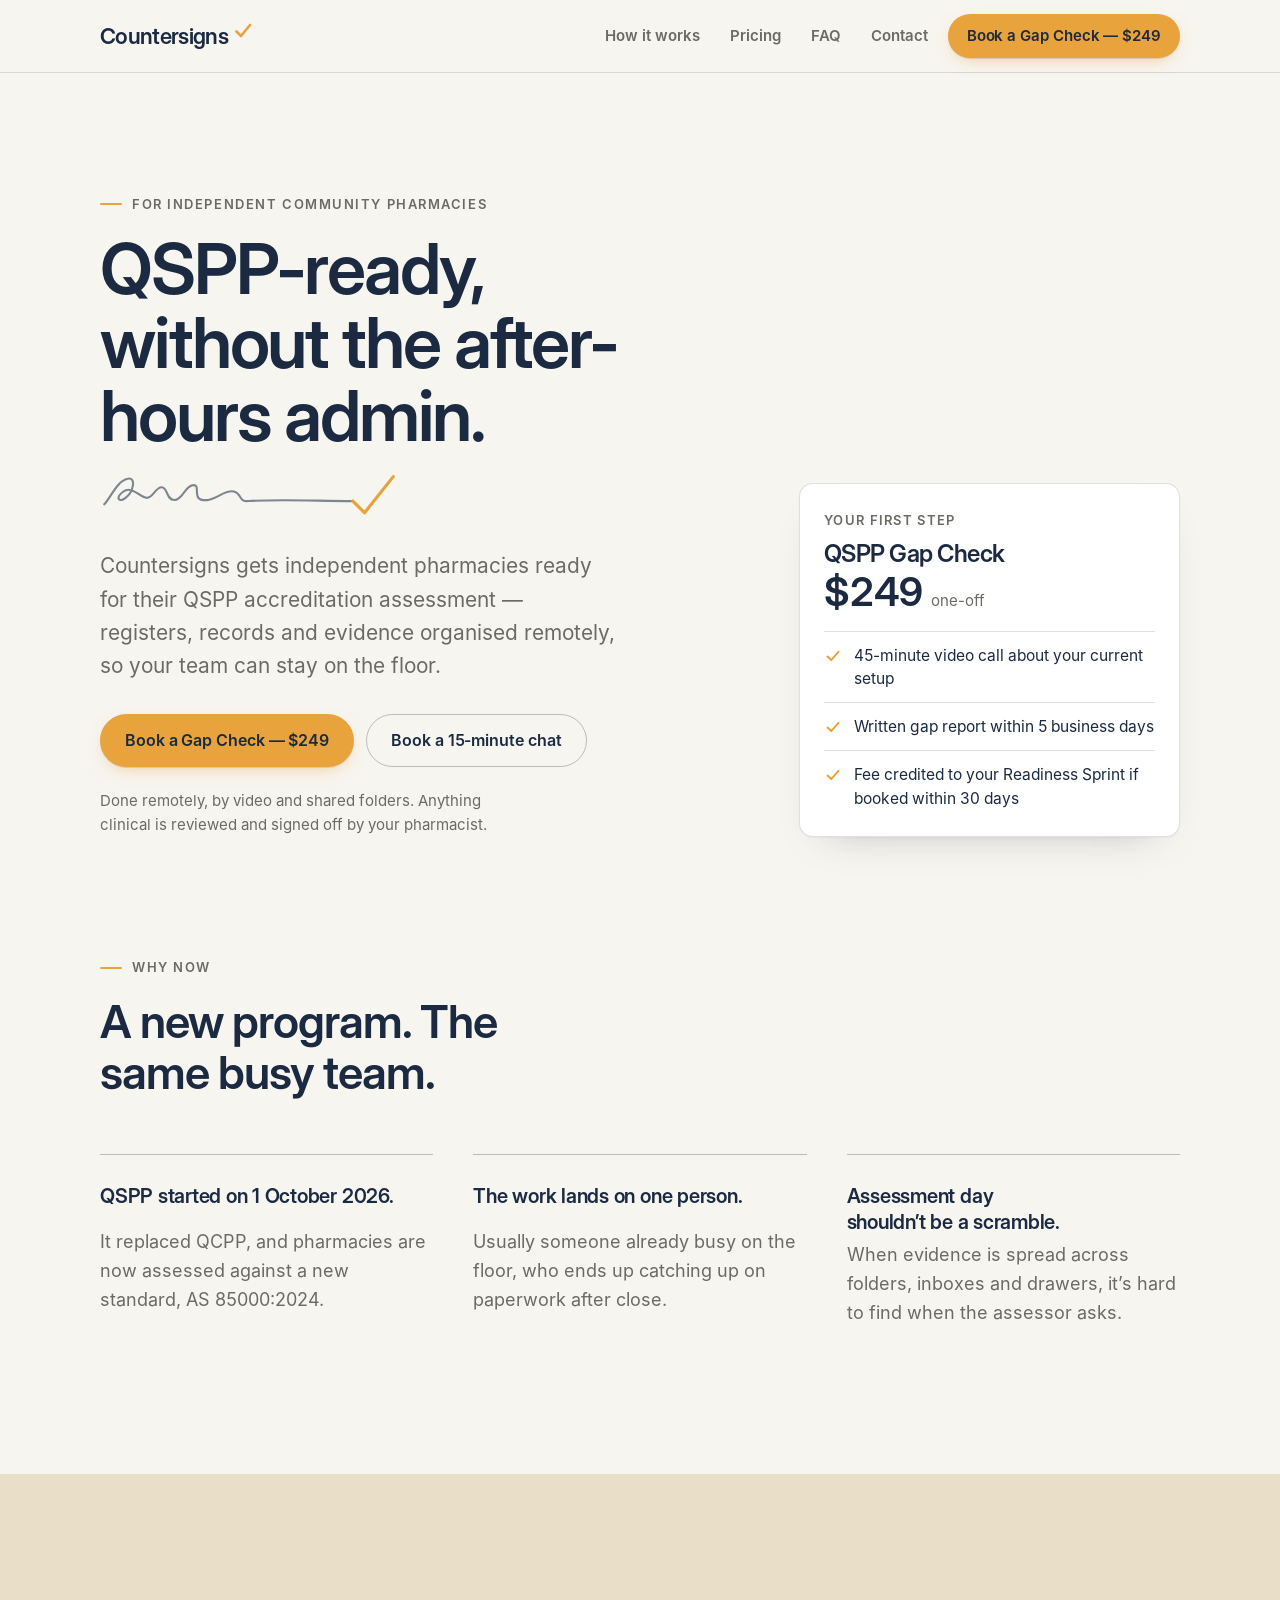
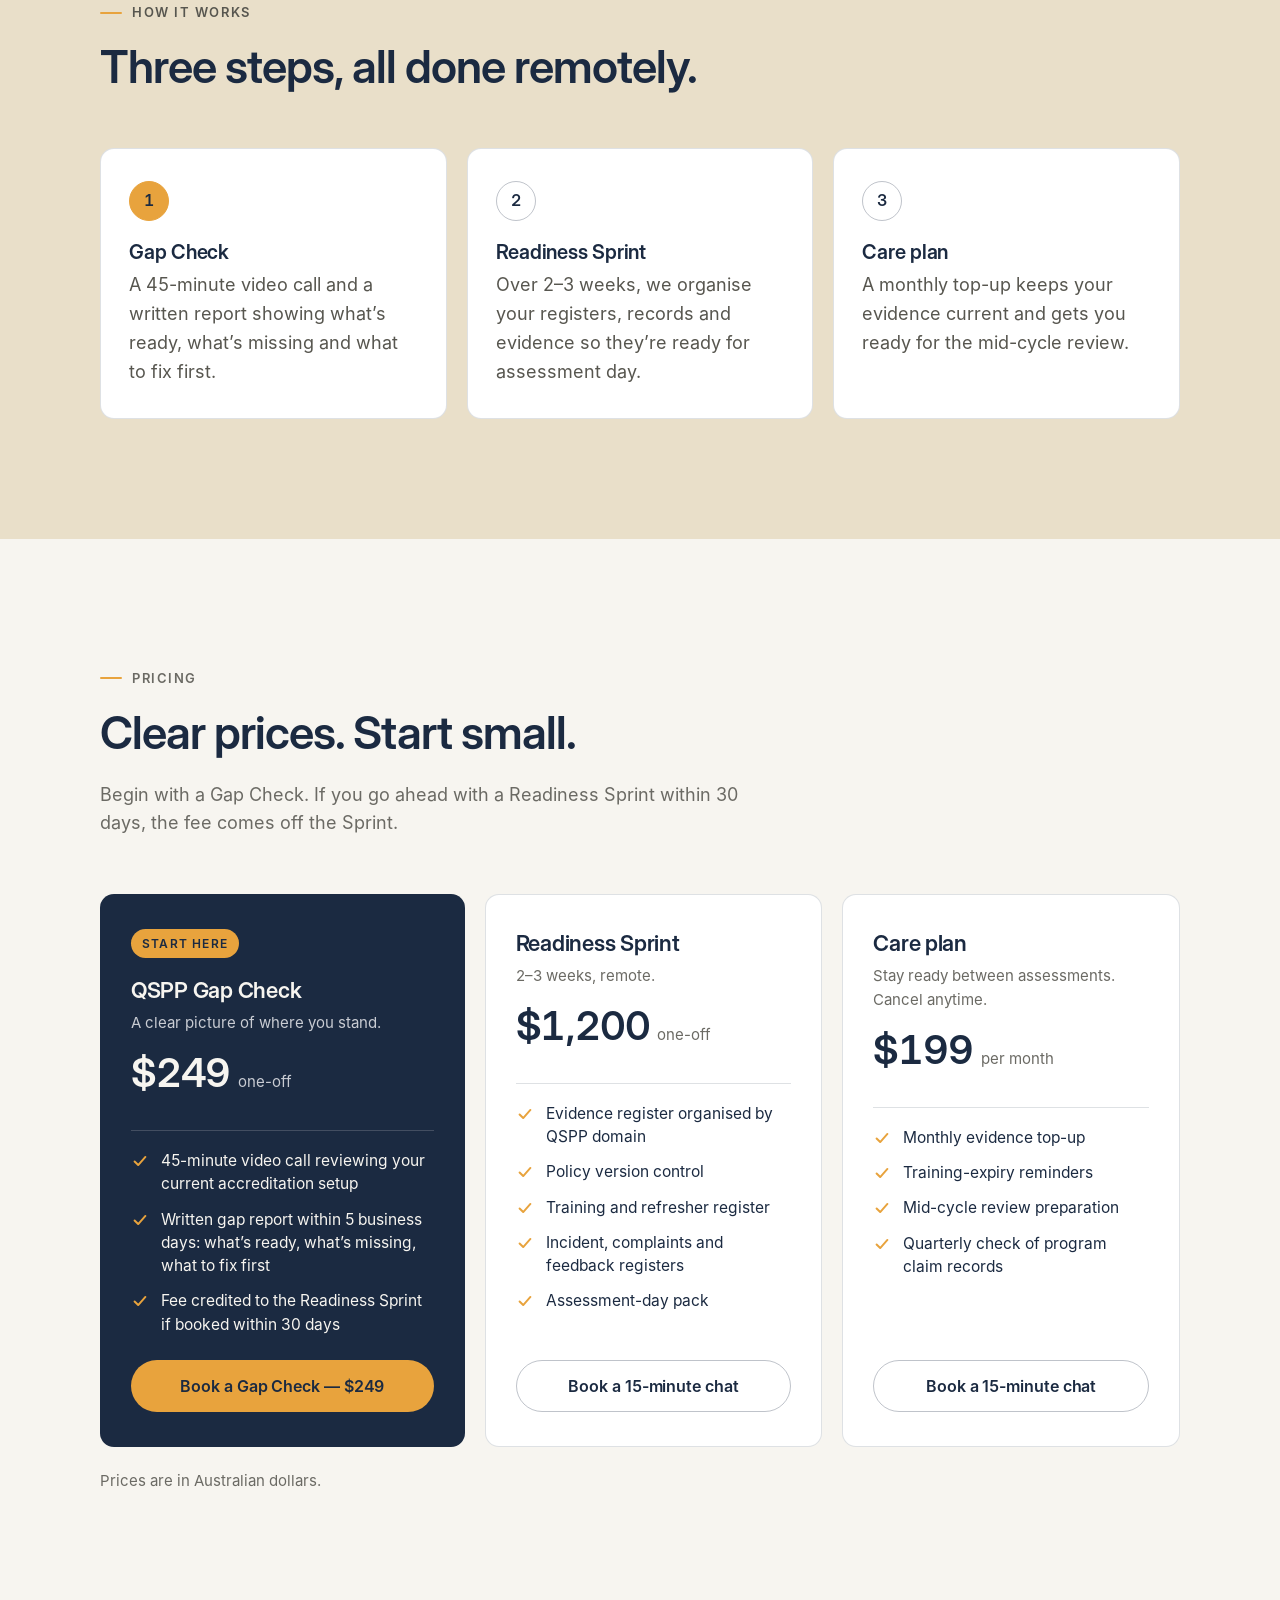
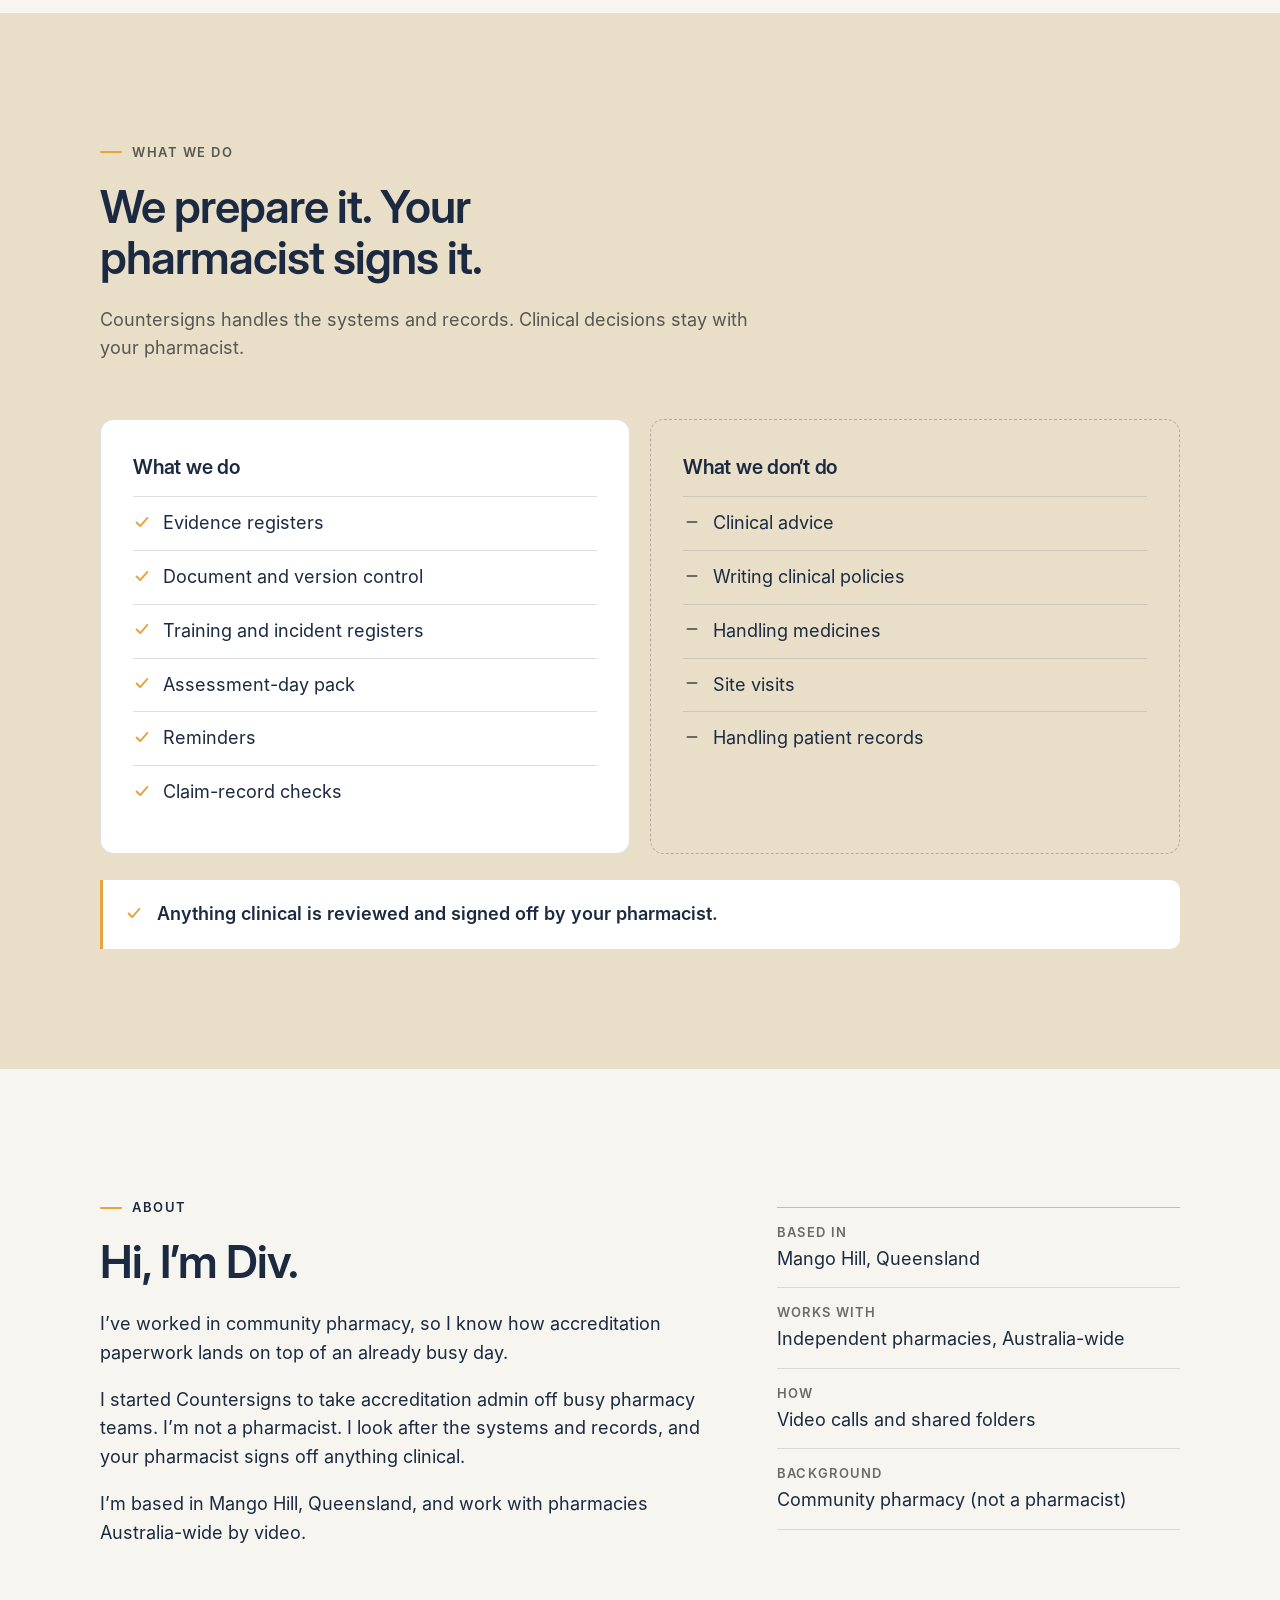
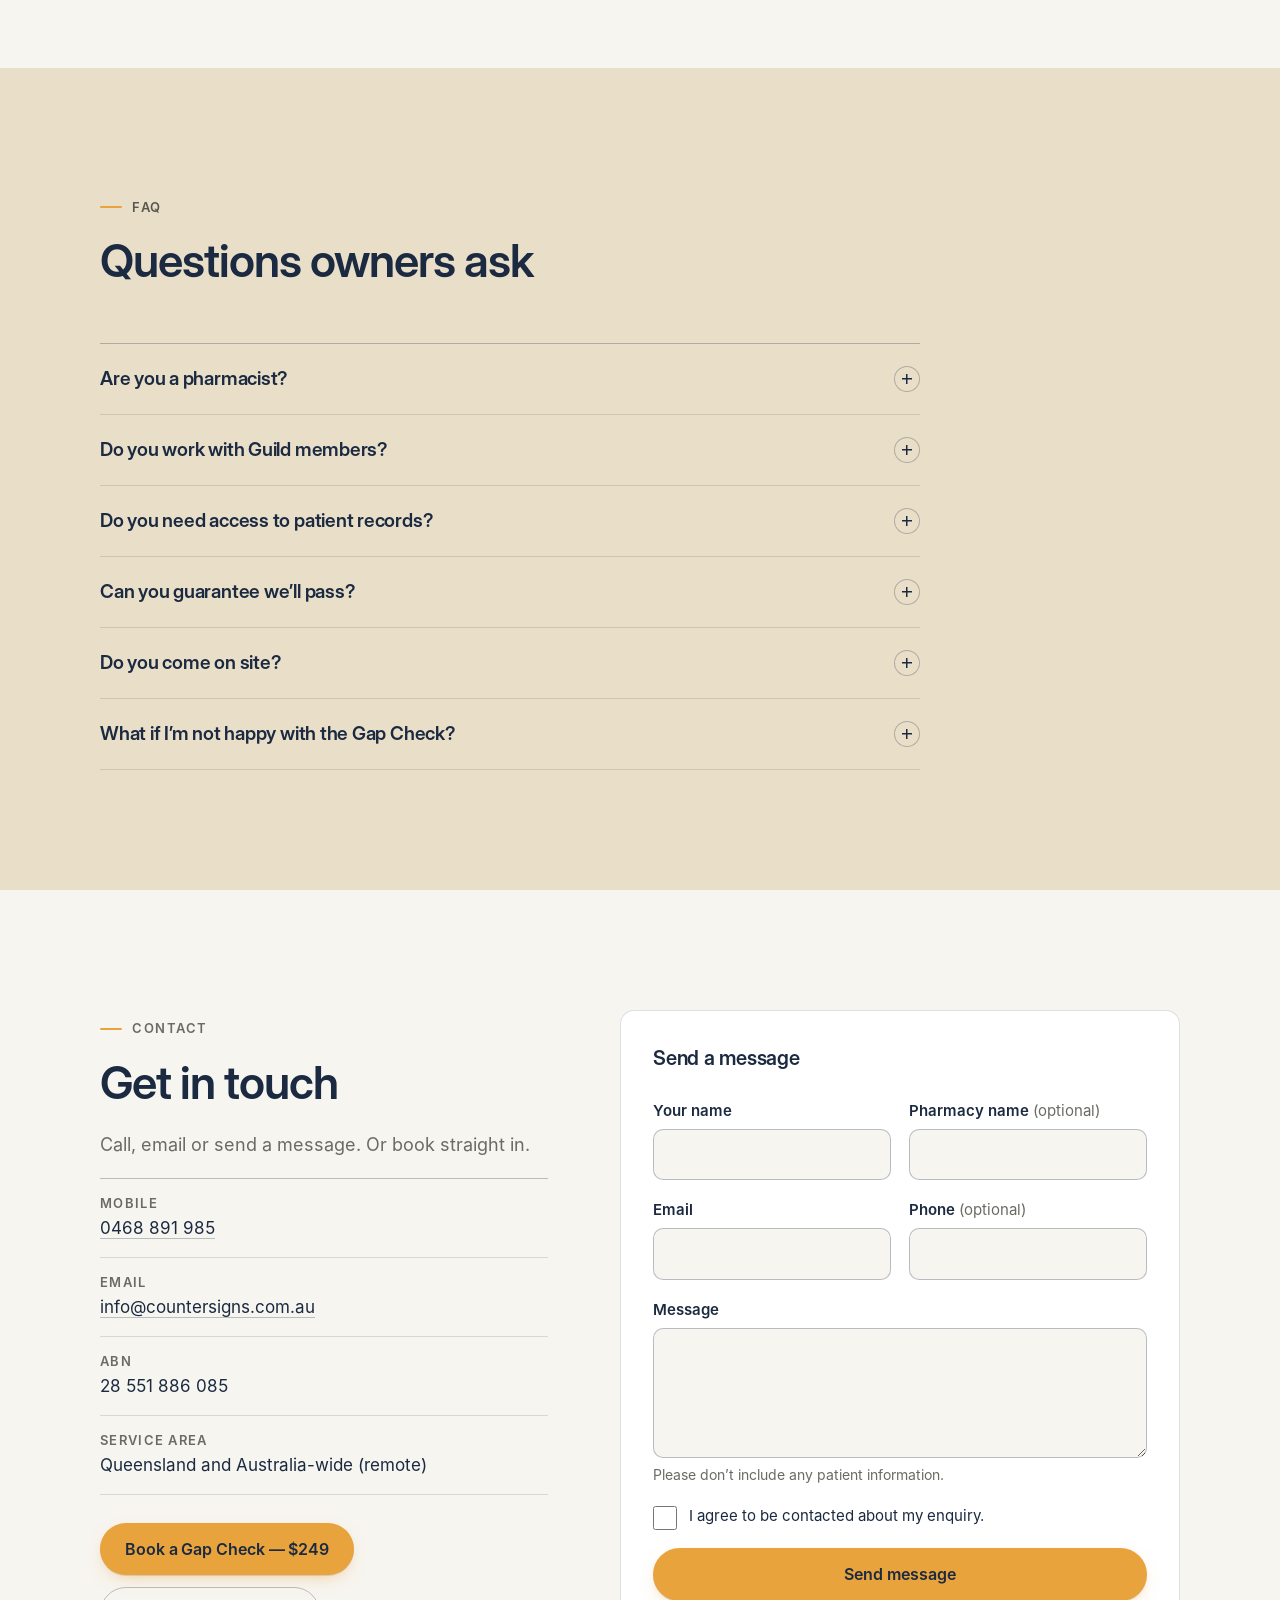
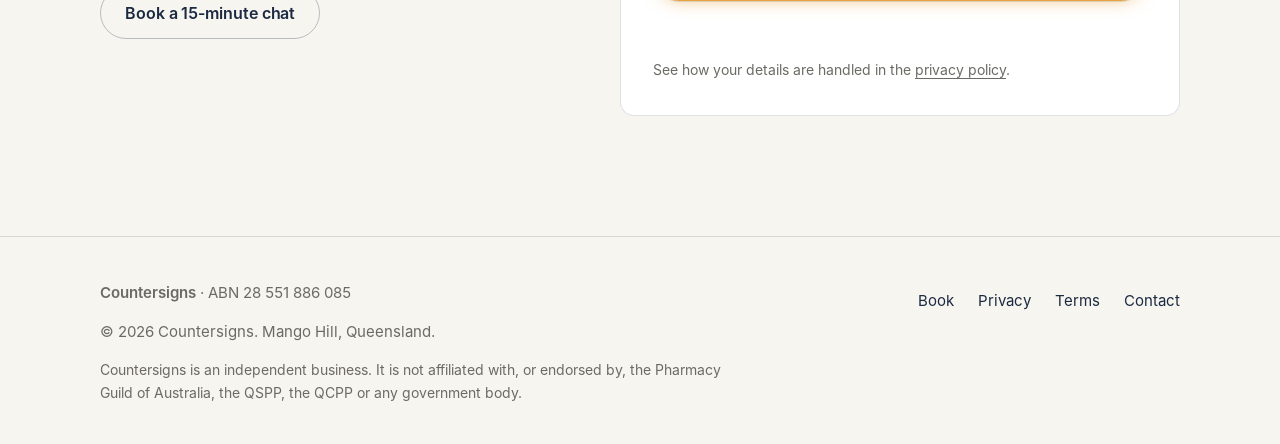
<file: index.html>
<!doctype html>
<html lang="en-AU">
<head>
  <meta charset="utf-8">
  <meta name="viewport" content="width=device-width, initial-scale=1">
  <title>Countersigns — QSPP accreditation support for independent pharmacies</title>
  <meta name="description" content="Countersigns gets independent community pharmacies ready for their QSPP accreditation assessment. Registers, records and evidence organised remotely, so your team can stay on the floor.">
  <meta name="theme-color" content="#F7F5F0" media="(prefers-color-scheme: light)">
  <meta name="theme-color" content="#0F1724" media="(prefers-color-scheme: dark)">

  <!-- Social sharing. Replace https://countersigns.com.au with your web address (see README). -->
  <meta property="og:type" content="website">
  <meta property="og:site_name" content="Countersigns">
  <meta property="og:locale" content="en_AU">
  <meta property="og:title" content="Countersigns — QSPP accreditation support for independent pharmacies">
  <meta property="og:description" content="We prepare it. Your pharmacist signs it. Remote QSPP accreditation admin for independent pharmacies.">
  <meta property="og:url" content="https://countersigns.com.au/">
  <meta property="og:image" content="https://countersigns.com.au/assets/og-image.png">
  <meta property="og:image:width" content="1200">
  <meta property="og:image:height" content="630">
  <meta property="og:image:alt" content="Countersigns — We prepare it. Your pharmacist signs it.">
  <meta name="twitter:card" content="summary_large_image">

  <link rel="icon" href="assets/favicon.svg" type="image/svg+xml">
  <link rel="apple-touch-icon" href="assets/favicon.png">
  <link rel="preload" href="assets/fonts/InterDisplay-SemiBold.woff" as="font" type="font/woff" crossorigin>
  <link rel="preload" href="assets/fonts/Inter-Regular.woff" as="font" type="font/woff" crossorigin>
  <link rel="stylesheet" href="assets/styles.css?v=5">
  <script src="config.js?v=5" defer></script>
  <script src="assets/site.js?v=5" defer></script>
</head>
<body data-page="home" class="has-mobile-cta">

<!-- Icon sprite (decorative) -->
<svg width="0" height="0" style="position:absolute" aria-hidden="true" focusable="false">
  <symbol id="i-tick" viewBox="0 0 20 20"><path d="M4 10.5l4 4 8-9" fill="none" stroke="currentColor" stroke-width="2.2" stroke-linecap="round" stroke-linejoin="round"/></symbol>
  <symbol id="i-dash" viewBox="0 0 20 20"><path d="M5 10h10" fill="none" stroke="currentColor" stroke-width="2.2" stroke-linecap="round"/></symbol>
</svg>

<a class="skip-link" href="#main">Skip to content</a>

<header class="site-header" id="top">
  <div class="wrap header-inner">
    <!-- Logo: shows this wordmark until you set useLogoFile: true in config.js -->
    <a class="wordmark" href="#top" aria-label="Countersigns, back to top">Countersigns<svg viewBox="0 0 20 20" aria-hidden="true" focusable="false"><path d="M3.5 10.5l4.5 4.5 9-11" fill="none" stroke="#E8A33D" stroke-width="2.6" stroke-linecap="round" stroke-linejoin="round"/></svg></a>
    <nav class="site-nav" aria-label="Main">
      <ul>
        <li><a href="#how-it-works">How it works</a></li>
        <li><a href="#pricing">Pricing</a></li>
        <li><a href="#faq">FAQ</a></li>
        <li><a href="#contact">Contact</a></li>
      </ul>
    </nav>
    <a class="btn btn-primary btn-sm header-cta" href="[STRIPE_PAYMENT_LINK]" data-cfg-href="{stripePaymentLink}">Book a Gap Check — <span data-cfg="prices.gapCheck">$249</span></a>
  </div>
</header>

<main id="main">

  <!-- 1. HERO -->
  <section class="hero" aria-labelledby="hero-title">
    <div class="wrap hero-grid">
      <div>
        <p class="eyebrow">For independent community pharmacies</p>
        <!-- Other headline options:
             "Your QSPP evidence, ready before the assessor is."
             "We prepare it. Your pharmacist signs it." -->
        <h1 id="hero-title">QSPP-ready, without the after-hours admin.</h1>
        <svg class="signature" viewBox="0 0 320 52" aria-hidden="true" focusable="false">
          <path class="sig" pathLength="100" d="M4 36C10 30 16 14 26 12c8-2 6 12-2 18-6 5-10 0-2-6 8-6 16 6 22 6s8-10 14-10 4 12 12 12 10-14 18-14-4 16 14 14c10-2 16-10 24-8s4 10 14 9c30-2 65 0 98 0"/>
          <path class="tick" pathLength="100" d="M238 33l11 11 27-34"/>
        </svg>
        <p class="lede">Countersigns gets independent pharmacies ready for their QSPP accreditation assessment — registers, records and evidence organised remotely, so your team can stay on the floor.</p>
        <div class="cta-row">
          <a class="btn btn-primary" href="[STRIPE_PAYMENT_LINK]" data-cfg-href="{stripePaymentLink}">Book a Gap Check — <span data-cfg="prices.gapCheck">$249</span></a>
          <a class="btn btn-secondary" href="book.html#chat">Book a 15-minute chat</a>
        </div>
        <p class="hero-note">Done remotely, by video and shared folders. Anything clinical is reviewed and signed off by your pharmacist.</p>
      </div>

      <aside class="first-step" aria-labelledby="first-step-title">
        <p class="label">Your first step</p>
        <h2 id="first-step-title">QSPP Gap Check</h2>
        <p class="price"><span class="amount" data-cfg="prices.gapCheck">$249</span><span class="unit">one-off</span><span class="unit" data-cfg="gstNote" data-cfg-optional></span></p>
        <ul>
          <li><svg class="tick-icon" aria-hidden="true"><use href="#i-tick"/></svg><span>45-minute video call about your current setup</span></li>
          <li><svg class="tick-icon" aria-hidden="true"><use href="#i-tick"/></svg><span>Written gap report within 5 business days</span></li>
          <li><svg class="tick-icon" aria-hidden="true"><use href="#i-tick"/></svg><span>Fee credited to your Readiness Sprint if booked within 30 days</span></li>
        </ul>
      </aside>
    </div>
  </section>

  <!-- 2. THE PROBLEM -->
  <section class="section" style="padding-top:0" aria-labelledby="problem-title">
    <div class="wrap">
      <div class="section-head">
        <p class="eyebrow">Why now</p>
        <h2 id="problem-title">A new program. The same busy team.</h2>
      </div>
      <ul class="points">
        <li>
          <h3>QSPP started on 1 October 2026.</h3>
          <p>It replaced QCPP, and pharmacies are now assessed against a new standard, AS&nbsp;85000:2024.</p>
        </li>
        <li>
          <h3>The work lands on one person.</h3>
          <p>Usually someone already busy on the floor, who ends up catching up on paperwork after close.</p>
        </li>
        <li>
          <h3>Assessment day shouldn’t be a scramble.</h3>
          <p>When evidence is spread across folders, inboxes and drawers, it’s hard to find when the assessor asks.</p>
        </li>
      </ul>
    </div>
  </section>

  <!-- 3. HOW IT WORKS -->
  <section class="section section-band" id="how-it-works" aria-labelledby="how-title">
    <div class="wrap">
      <div class="section-head">
        <p class="eyebrow">How it works</p>
        <h2 id="how-title">Three steps, all done remotely.</h2>
      </div>
      <ol class="steps" style="list-style:none;margin:0;padding:0">
        <li class="step">
          <span class="step-num" aria-hidden="true">1</span>
          <h3><span class="visually-hidden">Step 1: </span>Gap Check</h3>
          <p>A 45-minute video call and a written report showing what’s ready, what’s missing and what to fix first.</p>
        </li>
        <li class="step">
          <span class="step-num" aria-hidden="true">2</span>
          <h3><span class="visually-hidden">Step 2: </span>Readiness Sprint</h3>
          <p>Over 2–3 weeks, we organise your registers, records and evidence so they’re ready for assessment day.</p>
        </li>
        <li class="step">
          <span class="step-num" aria-hidden="true">3</span>
          <h3><span class="visually-hidden">Step 3: </span>Care plan</h3>
          <p>A monthly top-up keeps your evidence current and gets you ready for the mid-cycle review.</p>
        </li>
      </ol>
    </div>
  </section>

  <!-- 4. PRICING -->
  <section class="section" id="pricing" aria-labelledby="pricing-title">
    <div class="wrap">
      <div class="section-head">
        <p class="eyebrow">Pricing</p>
        <h2 id="pricing-title">Clear prices. Start small.</h2>
        <p>Begin with a Gap Check. If you go ahead with a Readiness Sprint within 30 days, the fee comes off the Sprint.</p>
      </div>

      <div class="pricing">
        <article class="plan plan-featured" aria-labelledby="plan-gap">
          <span class="badge">Start here</span>
          <div>
            <h3 id="plan-gap">QSPP Gap Check</h3>
            <p class="plan-sub">A clear picture of where you stand.</p>
          </div>
          <p class="price"><span class="amount" data-cfg="prices.gapCheck">$249</span><span class="unit">one-off</span><span class="unit" data-cfg="gstNote" data-cfg-optional></span></p>
          <ul>
            <li><svg class="tick-icon" aria-hidden="true"><use href="#i-tick"/></svg><span>45-minute video call reviewing your current accreditation setup</span></li>
            <li><svg class="tick-icon" aria-hidden="true"><use href="#i-tick"/></svg><span>Written gap report within 5 business days: what’s ready, what’s missing, what to fix first</span></li>
            <li><svg class="tick-icon" aria-hidden="true"><use href="#i-tick"/></svg><span>Fee credited to the Readiness Sprint if booked within 30 days</span></li>
          </ul>
          <a class="btn btn-primary btn-block" href="[STRIPE_PAYMENT_LINK]" data-cfg-href="{stripePaymentLink}">Book a Gap Check — <span data-cfg="prices.gapCheck">$249</span></a>
        </article>

        <article class="plan" aria-labelledby="plan-sprint">
          <div>
            <h3 id="plan-sprint">Readiness Sprint</h3>
            <p class="plan-sub">2–3 weeks, remote.</p>
          </div>
          <p class="price"><span class="amount" data-cfg="prices.sprint">$1,200</span><span class="unit">one-off</span><span class="unit" data-cfg="gstNote" data-cfg-optional></span></p>
          <ul>
            <li><svg class="tick-icon" aria-hidden="true"><use href="#i-tick"/></svg><span>Evidence register organised by QSPP domain</span></li>
            <li><svg class="tick-icon" aria-hidden="true"><use href="#i-tick"/></svg><span>Policy version control</span></li>
            <li><svg class="tick-icon" aria-hidden="true"><use href="#i-tick"/></svg><span>Training and refresher register</span></li>
            <li><svg class="tick-icon" aria-hidden="true"><use href="#i-tick"/></svg><span>Incident, complaints and feedback registers</span></li>
            <li><svg class="tick-icon" aria-hidden="true"><use href="#i-tick"/></svg><span>Assessment-day pack</span></li>
          </ul>
          <a class="btn btn-secondary btn-block" href="book.html#chat">Book a 15-minute chat</a>
        </article>

        <article class="plan" aria-labelledby="plan-care">
          <div>
            <h3 id="plan-care">Care plan</h3>
            <p class="plan-sub">Stay ready between assessments. Cancel anytime.</p>
          </div>
          <p class="price"><span class="amount" data-cfg="prices.carePlan">$199</span><span class="unit">per month</span><span class="unit" data-cfg="gstNote" data-cfg-optional></span></p>
          <ul>
            <li><svg class="tick-icon" aria-hidden="true"><use href="#i-tick"/></svg><span>Monthly evidence top-up</span></li>
            <li><svg class="tick-icon" aria-hidden="true"><use href="#i-tick"/></svg><span>Training-expiry reminders</span></li>
            <li><svg class="tick-icon" aria-hidden="true"><use href="#i-tick"/></svg><span>Mid-cycle review preparation</span></li>
            <li><svg class="tick-icon" aria-hidden="true"><use href="#i-tick"/></svg><span>Quarterly check of program claim records</span></li>
          </ul>
          <a class="btn btn-secondary btn-block" href="book.html#chat">Book a 15-minute chat</a>
        </article>
      </div>
      <p class="pricing-note">Prices are in Australian dollars.</p>
    </div>
  </section>

  <!-- 5. WHAT WE DO / DON'T DO -->
  <section class="section section-band" id="scope" aria-labelledby="scope-title">
    <div class="wrap">
      <div class="section-head">
        <p class="eyebrow">What we do</p>
        <h2 id="scope-title">We prepare it. Your pharmacist signs it.</h2>
        <p>Countersigns handles the systems and records. Clinical decisions stay with your pharmacist.</p>
      </div>
      <div class="split">
        <div class="split-col do">
          <h3>What we do</h3>
          <ul>
            <li><svg class="tick-icon" aria-hidden="true"><use href="#i-tick"/></svg><span>Evidence registers</span></li>
            <li><svg class="tick-icon" aria-hidden="true"><use href="#i-tick"/></svg><span>Document and version control</span></li>
            <li><svg class="tick-icon" aria-hidden="true"><use href="#i-tick"/></svg><span>Training and incident registers</span></li>
            <li><svg class="tick-icon" aria-hidden="true"><use href="#i-tick"/></svg><span>Assessment-day pack</span></li>
            <li><svg class="tick-icon" aria-hidden="true"><use href="#i-tick"/></svg><span>Reminders</span></li>
            <li><svg class="tick-icon" aria-hidden="true"><use href="#i-tick"/></svg><span>Claim-record checks</span></li>
          </ul>
        </div>
        <div class="split-col dont">
          <h3>What we don’t do</h3>
          <ul>
            <li><svg class="dash-icon" aria-hidden="true"><use href="#i-dash"/></svg><span>Clinical advice</span></li>
            <li><svg class="dash-icon" aria-hidden="true"><use href="#i-dash"/></svg><span>Writing clinical policies</span></li>
            <li><svg class="dash-icon" aria-hidden="true"><use href="#i-dash"/></svg><span>Handling medicines</span></li>
            <li><svg class="dash-icon" aria-hidden="true"><use href="#i-dash"/></svg><span>Site visits</span></li>
            <li><svg class="dash-icon" aria-hidden="true"><use href="#i-dash"/></svg><span>Handling patient records</span></li>
          </ul>
        </div>
      </div>
      <p class="signoff"><svg class="tick-icon" aria-hidden="true"><use href="#i-tick"/></svg><span>Anything clinical is reviewed and signed off by your pharmacist.</span></p>
    </div>
  </section>

  <!-- 6. ABOUT -->
  <section class="section" id="about" aria-labelledby="about-title">
    <div class="wrap about">
      <div class="about-body">
        <p class="eyebrow">About</p>
        <!-- Optional photo: save it as assets/founder.jpg (square, about 400 × 400 px) and remove the comment marks around the next line.
        <img class="about-photo" src="assets/founder.jpg" alt="[YOUR NAME]" width="160" height="160" loading="lazy">
        -->
        <h2 id="about-title">Hi, I’m <span data-cfg="founderName">[YOUR NAME]</span>.</h2>
        <p data-cfg="founderExperience">[ONE LINE ABOUT YOUR EXPERIENCE]</p>
        <p>I started Countersigns to take accreditation admin off busy pharmacy teams. I’m not a pharmacist. I look after the systems and records, and your pharmacist signs off anything clinical.</p>
        <p>I’m based in Mango Hill, Queensland, and work with pharmacies Australia-wide by video.</p>
      </div>
      <dl class="about-facts">
        <div><dt>Based in</dt><dd>Mango Hill, Queensland</dd></div>
        <div><dt>Works with</dt><dd>Independent pharmacies, Australia-wide</dd></div>
        <div><dt>How</dt><dd>Video calls and shared folders</dd></div>
        <div><dt>Background</dt><dd>Community pharmacy (not a pharmacist)</dd></div>
      </dl>
    </div>
  </section>

  <!-- TESTIMONIALS — switched off. Only add real quotes, with the person's written permission.
       To switch on: remove the comment marks at the start and end of this block.
  <section class="section" id="testimonials" aria-labelledby="testimonials-title" style="padding-top:0">
    <div class="wrap">
      <div class="section-head">
        <p class="eyebrow">From pharmacies</p>
        <h2 id="testimonials-title">What owners say</h2>
      </div>
      <div class="quotes">
        <figure class="quote">
          <blockquote><p>"REAL QUOTE HERE"</p></blockquote>
          <figcaption>Name, Role — Pharmacy name, Suburb</figcaption>
        </figure>
        <figure class="quote">
          <blockquote><p>"REAL QUOTE HERE"</p></blockquote>
          <figcaption>Name, Role — Pharmacy name, Suburb</figcaption>
        </figure>
      </div>
    </div>
  </section>
  -->

  <!-- 7. FAQ -->
  <section class="section section-band" id="faq" aria-labelledby="faq-title">
    <div class="wrap">
      <div class="section-head">
        <p class="eyebrow">FAQ</p>
        <h2 id="faq-title">Questions owners ask</h2>
      </div>
      <div class="faq">
        <details>
          <summary>Are you a pharmacist?</summary>
          <div class="answer"><p>No. I handle the systems and records. Your pharmacist reviews and signs off anything clinical.</p></div>
        </details>
        <details>
          <summary>Do you work with Guild members?</summary>
          <div class="answer"><p>Yes. The Guild gives advice and templates. Countersigns does the hands-on admin.</p></div>
        </details>
        <details>
          <summary>Do you need access to patient records?</summary>
          <div class="answer"><p>No, and please don’t send any.</p></div>
        </details>
        <details>
          <summary>Can you guarantee we’ll pass?</summary>
          <div class="answer"><p>No one can. Accreditation decisions are made by the assessor. We make sure your evidence is organised and complete.</p></div>
        </details>
        <details>
          <summary>Do you come on site?</summary>
          <div class="answer"><p>No. Everything is done by video and shared folders.</p></div>
        </details>
        <details>
          <summary>What if I’m not happy with the Gap Check?</summary>
          <div class="answer"><p>You get a full refund if you cancel before the call, or if your report isn’t delivered within 10 business days of the call. See the <a href="terms.html">terms of service</a>.</p></div>
        </details>
      </div>
    </div>
  </section>

  <!-- 8. CONTACT -->
  <section class="section" id="contact" aria-labelledby="contact-title">
    <div class="wrap contact">
      <div>
        <p class="eyebrow">Contact</p>
        <h2 id="contact-title">Get in touch</h2>
        <p class="muted">Call, email or send a message. Or book straight in.</p>
        <dl class="contact-list">
          <div><dt>Mobile</dt><dd><a href="tel:[MOBILE]" data-cfg-href="tel:{mobileTel}" data-cfg="mobile">[MOBILE]</a></dd></div>
          <div><dt>Email</dt><dd><a href="mailto:[EMAIL]" data-cfg-href="mailto:{email}" data-cfg="email">[EMAIL]</a></dd></div>
          <div><dt>ABN</dt><dd data-cfg="abn">[ABN]</dd></div>
          <div><dt>Service area</dt><dd>Queensland and Australia-wide (remote)</dd></div>
        </dl>
        <div class="cta-row">
          <a class="btn btn-primary" href="[STRIPE_PAYMENT_LINK]" data-cfg-href="{stripePaymentLink}">Book a Gap Check — <span data-cfg="prices.gapCheck">$249</span></a>
          <a class="btn btn-secondary" href="book.html#chat">Book a 15-minute chat</a>
        </div>
      </div>

      <form class="form" id="contact-form" action="[FORM_ENDPOINT]" method="POST" novalidate aria-labelledby="form-title">
        <h3 id="form-title">Send a message</h3>
        <div class="field-row">
          <div class="field">
            <label for="f-name">Your name</label>
            <input id="f-name" name="name" type="text" autocomplete="name" required>
          </div>
          <div class="field">
            <label for="f-business">Pharmacy name <span class="opt">(optional)</span></label>
            <input id="f-business" name="business" type="text" autocomplete="organization">
          </div>
        </div>
        <div class="field-row">
          <div class="field">
            <label for="f-email">Email</label>
            <input id="f-email" name="email" type="email" autocomplete="email" required>
          </div>
          <div class="field">
            <label for="f-phone">Phone <span class="opt">(optional)</span></label>
            <input id="f-phone" name="phone" type="tel" autocomplete="tel">
          </div>
        </div>
        <div class="field">
          <label for="f-message">Message</label>
          <textarea id="f-message" name="message" required aria-describedby="f-message-hint"></textarea>
          <span class="hint" id="f-message-hint">Please don’t include any patient information.</span>
        </div>
        <!-- Spam trap: hidden from people, bots fill it in -->
        <div class="hp" aria-hidden="true">
          <label for="f-gotcha">Leave this empty</label>
          <input id="f-gotcha" type="text" name="_gotcha" tabindex="-1" autocomplete="off">
        </div>
        <input type="hidden" name="_subject" value="New enquiry from the Countersigns website">
        <label class="check" for="f-consent">
          <input id="f-consent" name="consent" type="checkbox" value="yes" required>
          <span>I agree to be contacted about my enquiry.</span>
        </label>
        <button class="btn btn-primary" type="submit">Send message</button>
        <p class="form-status" role="status" aria-live="polite"></p>
        <p class="hint">See how your details are handled in the <a href="privacy.html">privacy policy</a>.</p>
      </form>
    </div>
  </section>

</main>

<footer class="site-footer">
  <div class="wrap footer-grid">
    <div>
      <p><strong>Countersigns</strong> · ABN <span data-cfg="abn">[ABN]</span></p>
      <p>© <span data-cfg="year">2026</span> Countersigns. Mango Hill, Queensland.</p>
      <p class="disclaimer">Countersigns is an independent business. It is not affiliated with, or endorsed by, the Pharmacy Guild of Australia, the QSPP, the QCPP or any government body.</p>
    </div>
    <nav aria-label="Footer">
      <ul class="footer-links">
        <li><a href="book.html">Book</a></li>
        <li><a href="privacy.html">Privacy</a></li>
        <li><a href="terms.html">Terms</a></li>
        <li><a href="#contact">Contact</a></li>
      </ul>
    </nav>
  </div>
</footer>

<div class="mobile-cta" aria-hidden="true">
  <a class="btn btn-primary btn-block" tabindex="-1" href="[STRIPE_PAYMENT_LINK]" data-cfg-href="{stripePaymentLink}">Book a Gap Check — <span data-cfg="prices.gapCheck">$249</span></a>
</div>

</body>
</html>
</file>
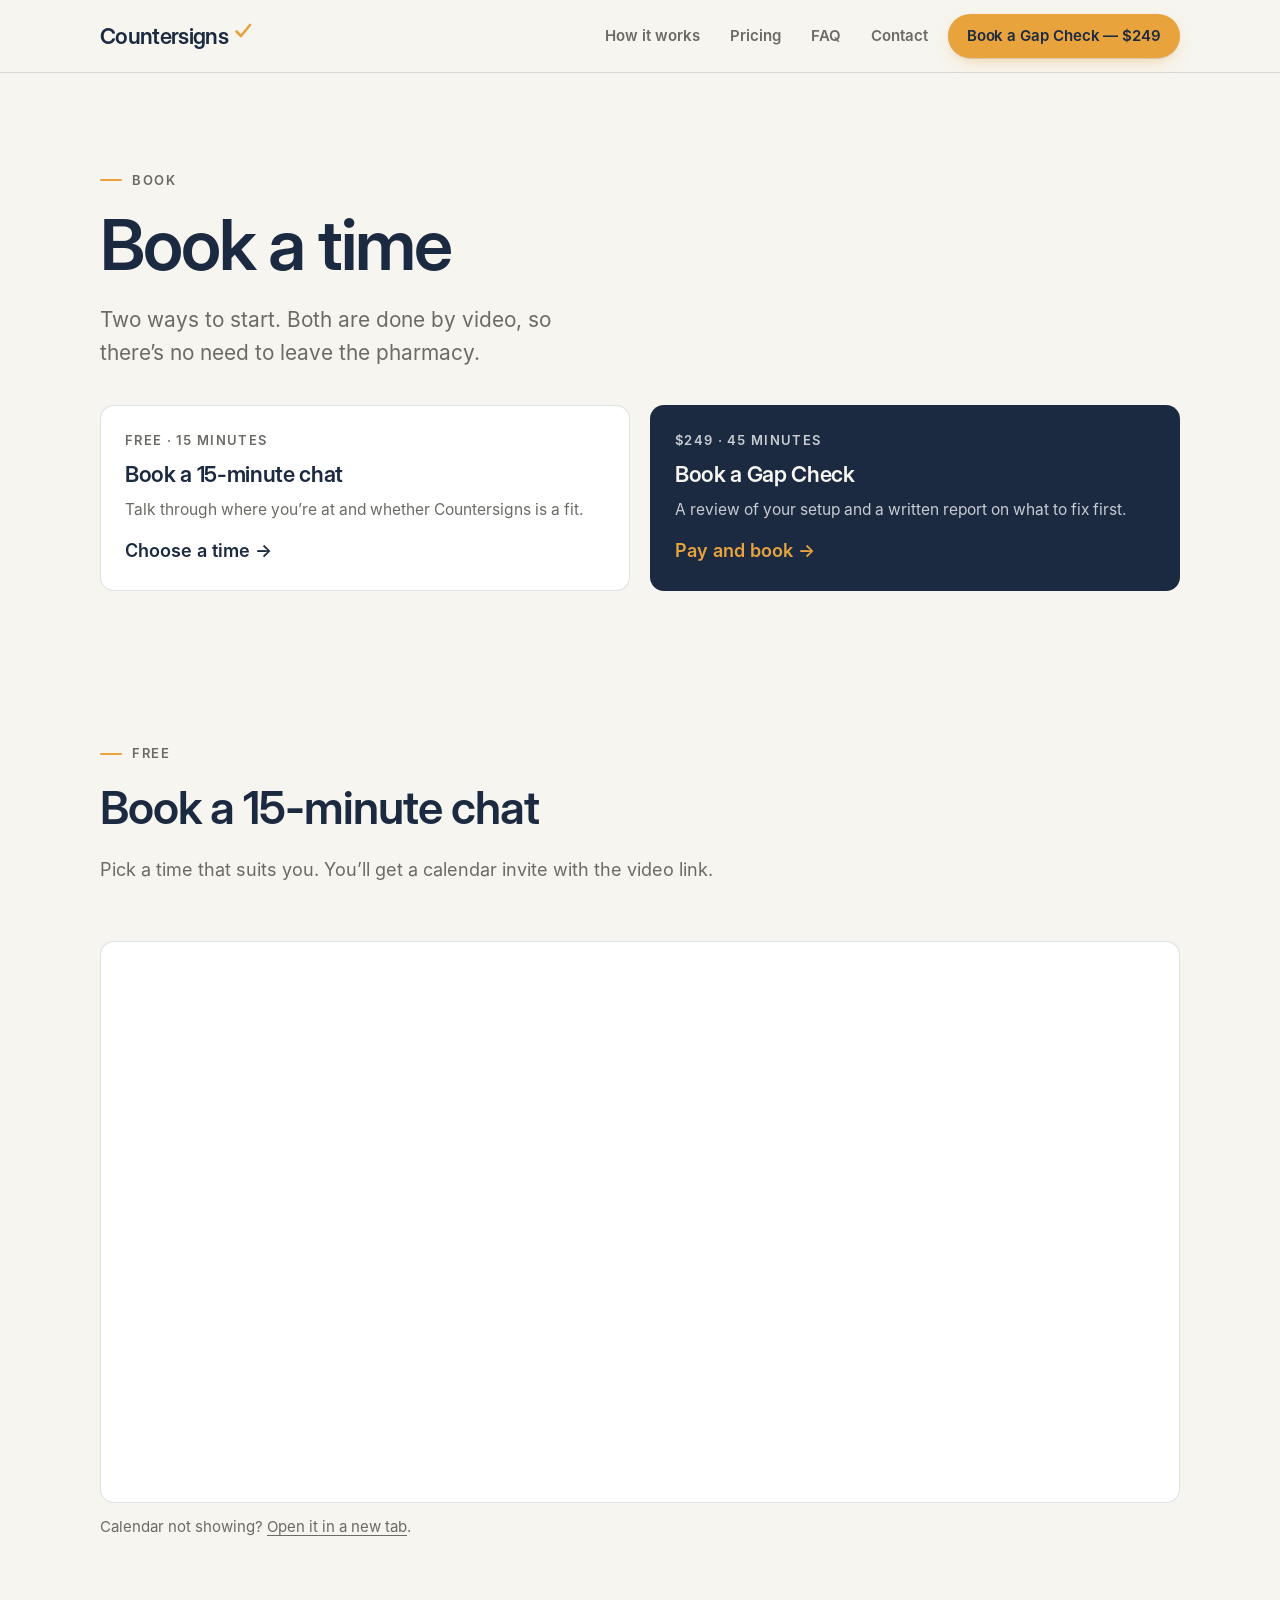
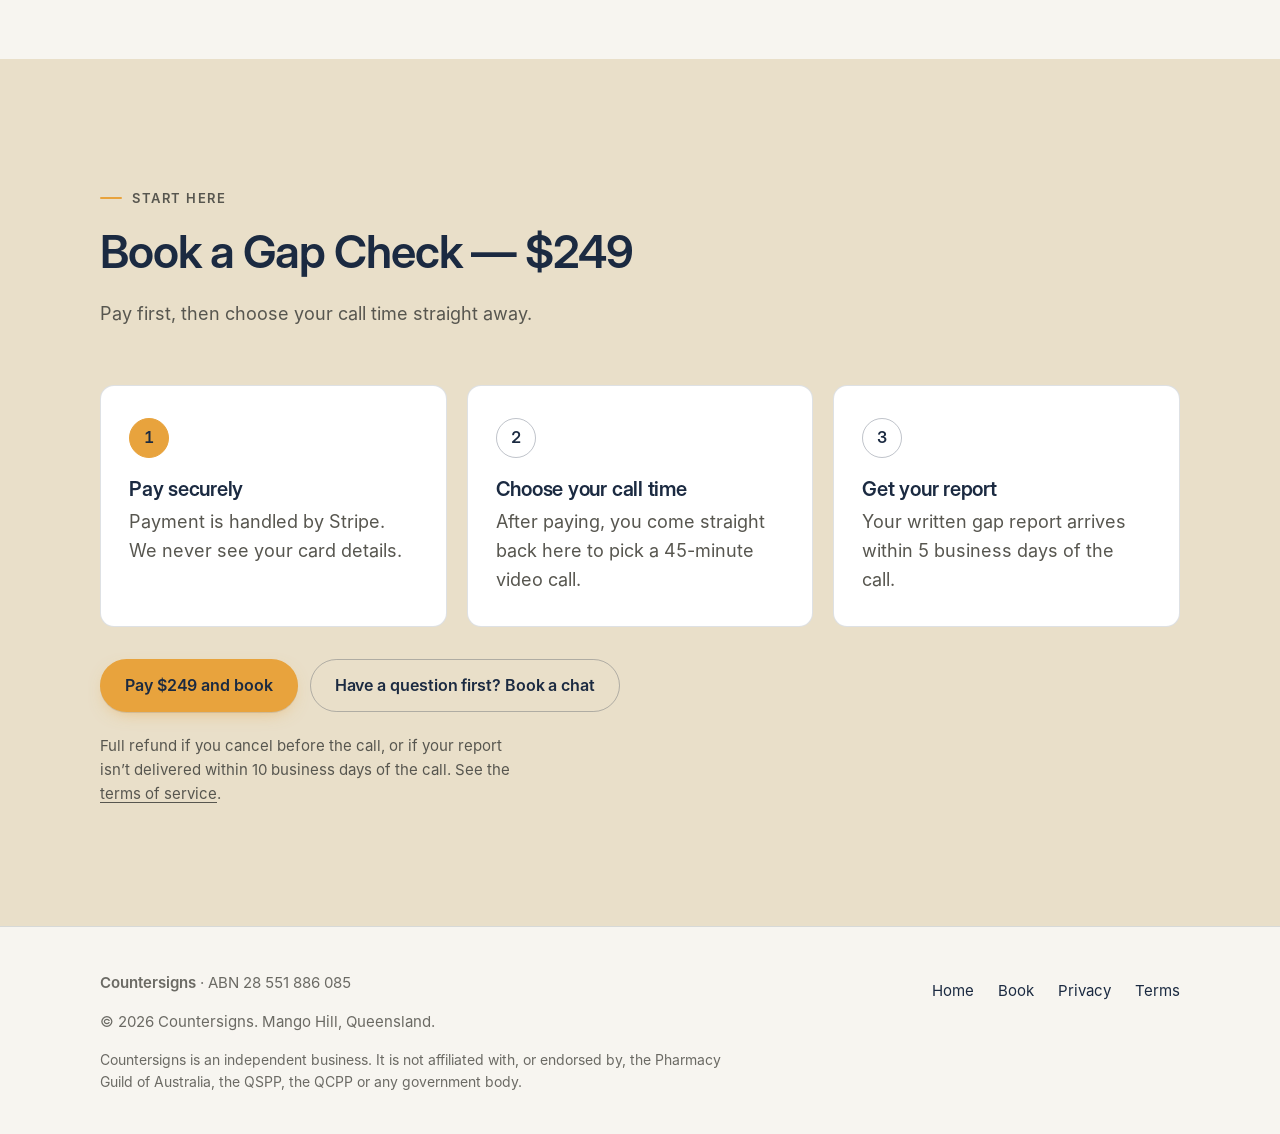
<file: book.html>
<!doctype html>
<html lang="en-AU">
<head>
  <meta charset="utf-8">
  <meta name="viewport" content="width=device-width, initial-scale=1">
  <title>Book a time — Countersigns</title>
  <meta name="description" content="Book a free 15-minute chat or a QSPP Gap Check with Countersigns. Everything is done by video.">
  <meta name="theme-color" content="#F7F5F0" media="(prefers-color-scheme: light)">
  <meta name="theme-color" content="#0F1724" media="(prefers-color-scheme: dark)">
  <meta property="og:type" content="website">
  <meta property="og:site_name" content="Countersigns">
  <meta property="og:locale" content="en_AU">
  <meta property="og:title" content="Book a time — Countersigns">
  <meta property="og:description" content="Book a free 15-minute chat or a QSPP Gap Check. Done by video.">
  <meta property="og:url" content="https://countersigns.com.au/book">
  <meta property="og:image" content="https://countersigns.com.au/assets/og-image.png">
  <meta name="twitter:card" content="summary_large_image">
  <link rel="icon" href="assets/favicon.svg" type="image/svg+xml">
  <link rel="apple-touch-icon" href="assets/favicon.png">
  <link rel="preload" href="assets/fonts/InterDisplay-SemiBold.woff" as="font" type="font/woff" crossorigin>
  <link rel="stylesheet" href="assets/styles.css?v=5">
  <script src="config.js?v=5" defer></script>
  <script src="assets/site.js?v=5" defer></script>
</head>
<body data-page="book">

<svg width="0" height="0" style="position:absolute" aria-hidden="true" focusable="false">
  <symbol id="i-tick" viewBox="0 0 20 20"><path d="M4 10.5l4 4 8-9" fill="none" stroke="currentColor" stroke-width="2.2" stroke-linecap="round" stroke-linejoin="round"/></symbol>
</svg>

<a class="skip-link" href="#main">Skip to content</a>

<header class="site-header">
  <div class="wrap header-inner">
    <a class="wordmark" href="index.html" aria-label="Countersigns home">Countersigns<svg viewBox="0 0 20 20" aria-hidden="true" focusable="false"><path d="M3.5 10.5l4.5 4.5 9-11" fill="none" stroke="#E8A33D" stroke-width="2.6" stroke-linecap="round" stroke-linejoin="round"/></svg></a>
    <nav class="site-nav" aria-label="Main">
      <ul>
        <li><a href="index.html#how-it-works">How it works</a></li>
        <li><a href="index.html#pricing">Pricing</a></li>
        <li><a href="index.html#faq">FAQ</a></li>
        <li><a href="index.html#contact">Contact</a></li>
      </ul>
    </nav>
    <a class="btn btn-primary btn-sm header-cta" href="#gap-check">Book a Gap Check — <span data-cfg="prices.gapCheck">$249</span></a>
  </div>
</header>

<main id="main">

  <section class="book-hero" aria-labelledby="book-title" data-when-paid="no">
    <div class="wrap">
      <p class="eyebrow">Book</p>
      <h1 id="book-title">Book a time</h1>
      <p class="lede">Two ways to start. Both are done by video, so there’s no need to leave the pharmacy.</p>

      <div class="book-options">
        <a class="book-option" href="#chat">
          <span class="book-option-meta">Free · 15 minutes</span>
          <span class="book-option-title">Book a 15-minute chat</span>
          <span class="book-option-text">Talk through where you’re at and whether Countersigns is a fit.</span>
          <span class="book-option-go" aria-hidden="true">Choose a time →</span>
        </a>
        <a class="book-option book-option-featured" href="#gap-check">
          <span class="book-option-meta"><span data-cfg="prices.gapCheck">$249</span> · 45 minutes</span>
          <span class="book-option-title">Book a Gap Check</span>
          <span class="book-option-text">A review of your setup and a written report on what to fix first.</span>
          <span class="book-option-go" aria-hidden="true">Pay and book →</span>
        </a>
      </div>
    </div>
  </section>

  <!-- 15-MINUTE CHAT -->
  <section class="section" id="chat" aria-labelledby="chat-title" data-when-paid="no">
    <div class="wrap">
      <div class="section-head">
        <p class="eyebrow">Free</p>
        <h2 id="chat-title">Book a 15-minute chat</h2>
        <p>Pick a time that suits you. You’ll get a calendar invite with the video link.</p>
      </div>
      <div class="scheduler-wrap">
        <div class="scheduler" data-scheduler="bookingLink" data-title="Calendar for booking a 15-minute chat">
          <div class="scheduler-empty">
            <h3>Online booking is nearly ready</h3>
            <p>In the meantime, call <a href="tel:[MOBILE]" data-cfg-href="tel:{mobileTel}" data-cfg="mobile">[MOBILE]</a> or email <a href="mailto:[EMAIL]" data-cfg-href="mailto:{email}" data-cfg="email">[EMAIL]</a> and we’ll find a time.</p>
          </div>
        </div>
        <p class="scheduler-alt" hidden>Calendar not showing? <a href="#" target="_blank" rel="noopener">Open it in a new tab</a>.</p>
      </div>
    </div>
  </section>

  <!-- GAP CHECK -->
  <section class="section section-band" id="gap-check" aria-labelledby="gap-title">
    <div class="wrap">

      <!-- Shown before payment -->
      <div data-when-paid="no">
        <div class="section-head">
          <p class="eyebrow">Start here</p>
          <h2 id="gap-title">Book a Gap Check — <span data-cfg="prices.gapCheck">$249</span></h2>
          <p>Pay first, then choose your call time straight away.</p>
        </div>
        <ol class="steps" style="list-style:none;margin:0 0 32px;padding:0">
          <li class="step">
            <span class="step-num" aria-hidden="true">1</span>
            <h3><span class="visually-hidden">Step 1: </span>Pay securely</h3>
            <p>Payment is handled by Stripe. We never see your card details.</p>
          </li>
          <li class="step">
            <span class="step-num" aria-hidden="true">2</span>
            <h3><span class="visually-hidden">Step 2: </span>Choose your call time</h3>
            <p>After paying, you come straight back here to pick a 45-minute video call.</p>
          </li>
          <li class="step">
            <span class="step-num" aria-hidden="true">3</span>
            <h3><span class="visually-hidden">Step 3: </span>Get your report</h3>
            <p>Your written gap report arrives within 5 business days of the call.</p>
          </li>
        </ol>
        <div class="cta-row">
          <a class="btn btn-primary" href="[STRIPE_PAYMENT_LINK]" data-cfg-href="{stripePaymentLink}">Pay <span data-cfg="prices.gapCheck">$249</span> and book</a>
          <a class="btn btn-secondary" href="#chat">Have a question first? Book a chat</a>
        </div>
        <p class="hero-note">Full refund if you cancel before the call, or if your report isn’t delivered within 10 business days of the call. See the <a href="terms.html">terms of service</a>.</p>
      </div>

      <!-- Shown after payment (Stripe sends people to book.html?paid=1) -->
      <div data-when-paid="yes" hidden>
        <div class="section-head">
          <p class="eyebrow">Step 2 of 3</p>
          <h2>Thanks for your payment. Now choose your call time.</h2>
          <p>Pick a 45-minute slot. You’ll get a calendar invite with the video link, and a Stripe receipt by email.</p>
        </div>
        <div class="scheduler-wrap">
          <div class="scheduler" data-scheduler="gapCheckBookingLink" data-title="Calendar for booking your Gap Check call">
            <div class="scheduler-empty">
              <h3>We’ll be in touch to book your call</h3>
              <p>Your payment has gone through. We’ll contact you soon to find a time. You can also call <a href="tel:[MOBILE]" data-cfg-href="tel:{mobileTel}" data-cfg="mobile">[MOBILE]</a> or email <a href="mailto:[EMAIL]" data-cfg-href="mailto:{email}" data-cfg="email">[EMAIL]</a>.</p>
            </div>
          </div>
          <p class="scheduler-alt" hidden>Calendar not showing? <a href="#" target="_blank" rel="noopener">Open it in a new tab</a>.</p>
        </div>
      </div>

    </div>
  </section>

</main>

<footer class="site-footer">
  <div class="wrap footer-grid">
    <div>
      <p><strong>Countersigns</strong> · ABN <span data-cfg="abn">[ABN]</span></p>
      <p>© <span data-cfg="year">2026</span> Countersigns. Mango Hill, Queensland.</p>
      <p class="disclaimer">Countersigns is an independent business. It is not affiliated with, or endorsed by, the Pharmacy Guild of Australia, the QSPP, the QCPP or any government body.</p>
    </div>
    <nav aria-label="Footer">
      <ul class="footer-links">
        <li><a href="index.html">Home</a></li>
        <li><a href="book.html" aria-current="page">Book</a></li>
        <li><a href="privacy.html">Privacy</a></li>
        <li><a href="terms.html">Terms</a></li>
      </ul>
    </nav>
  </div>
</footer>

</body>
</html>
</file>
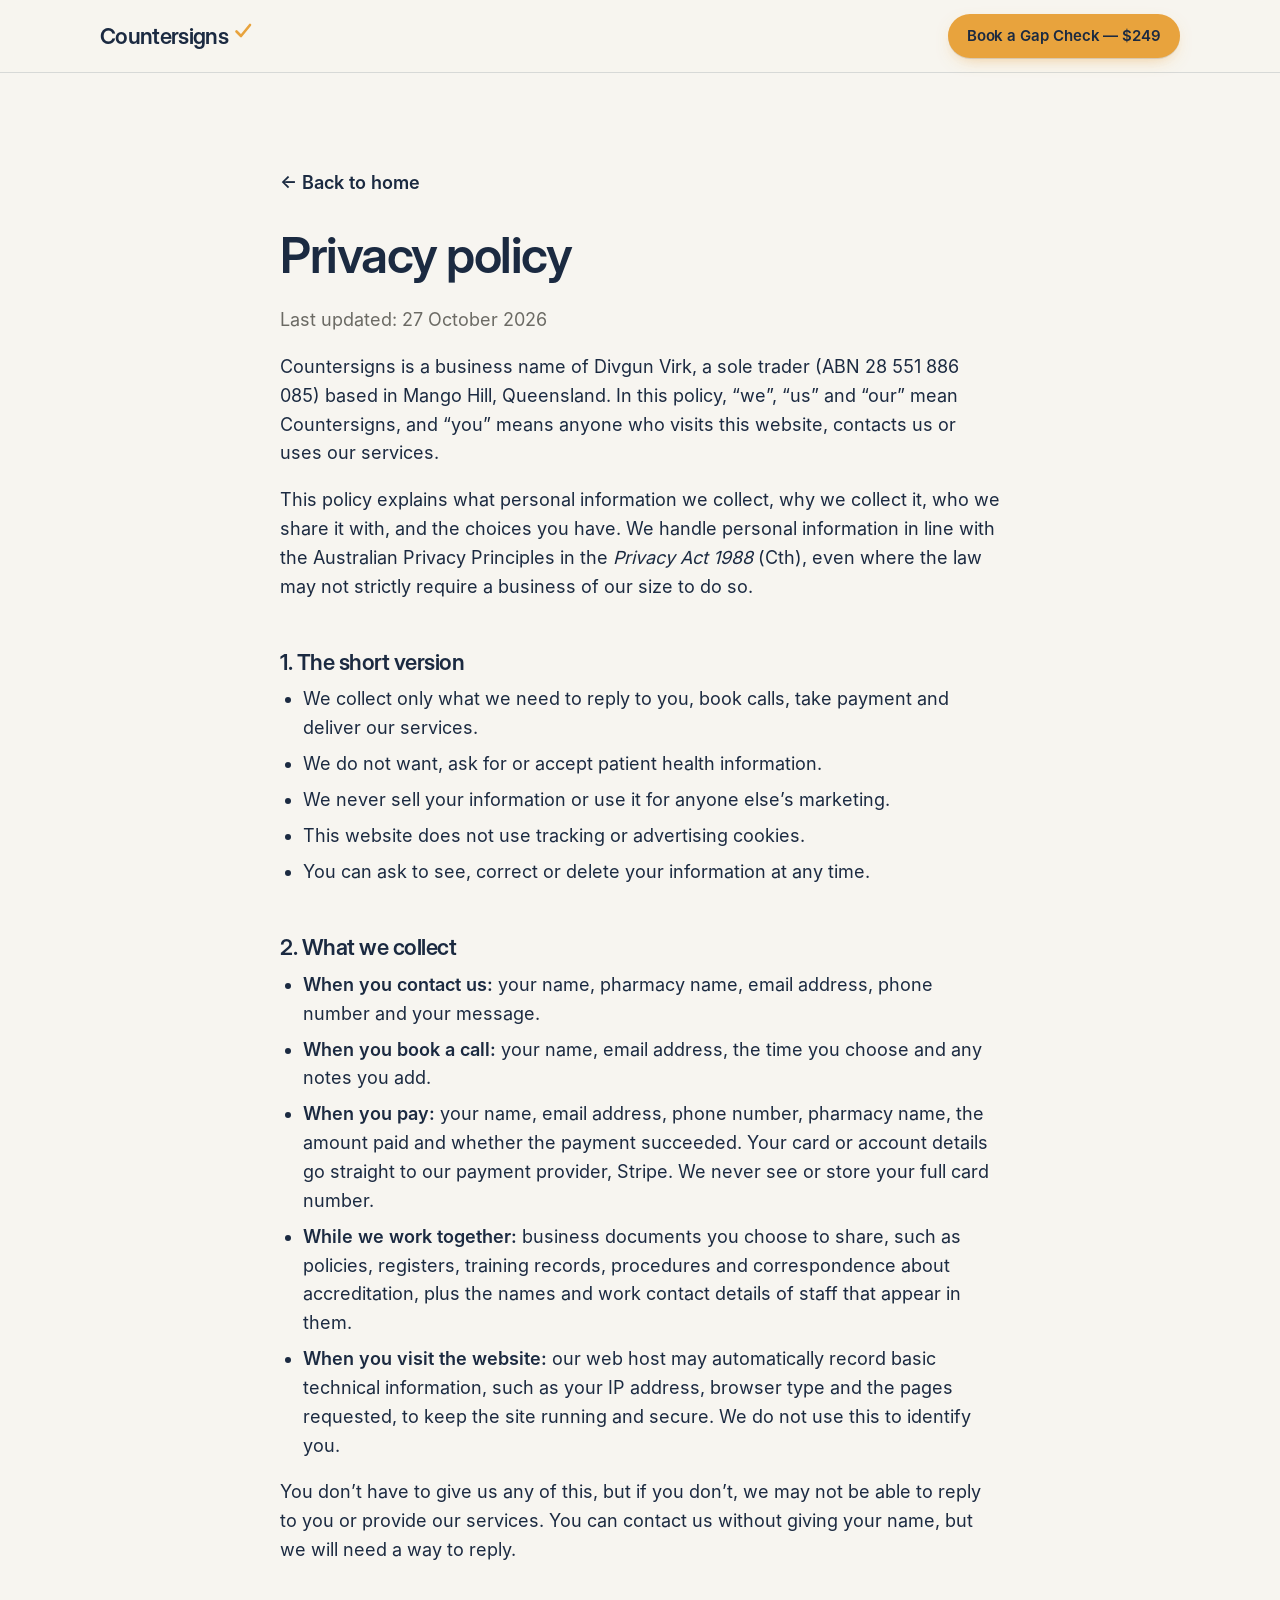
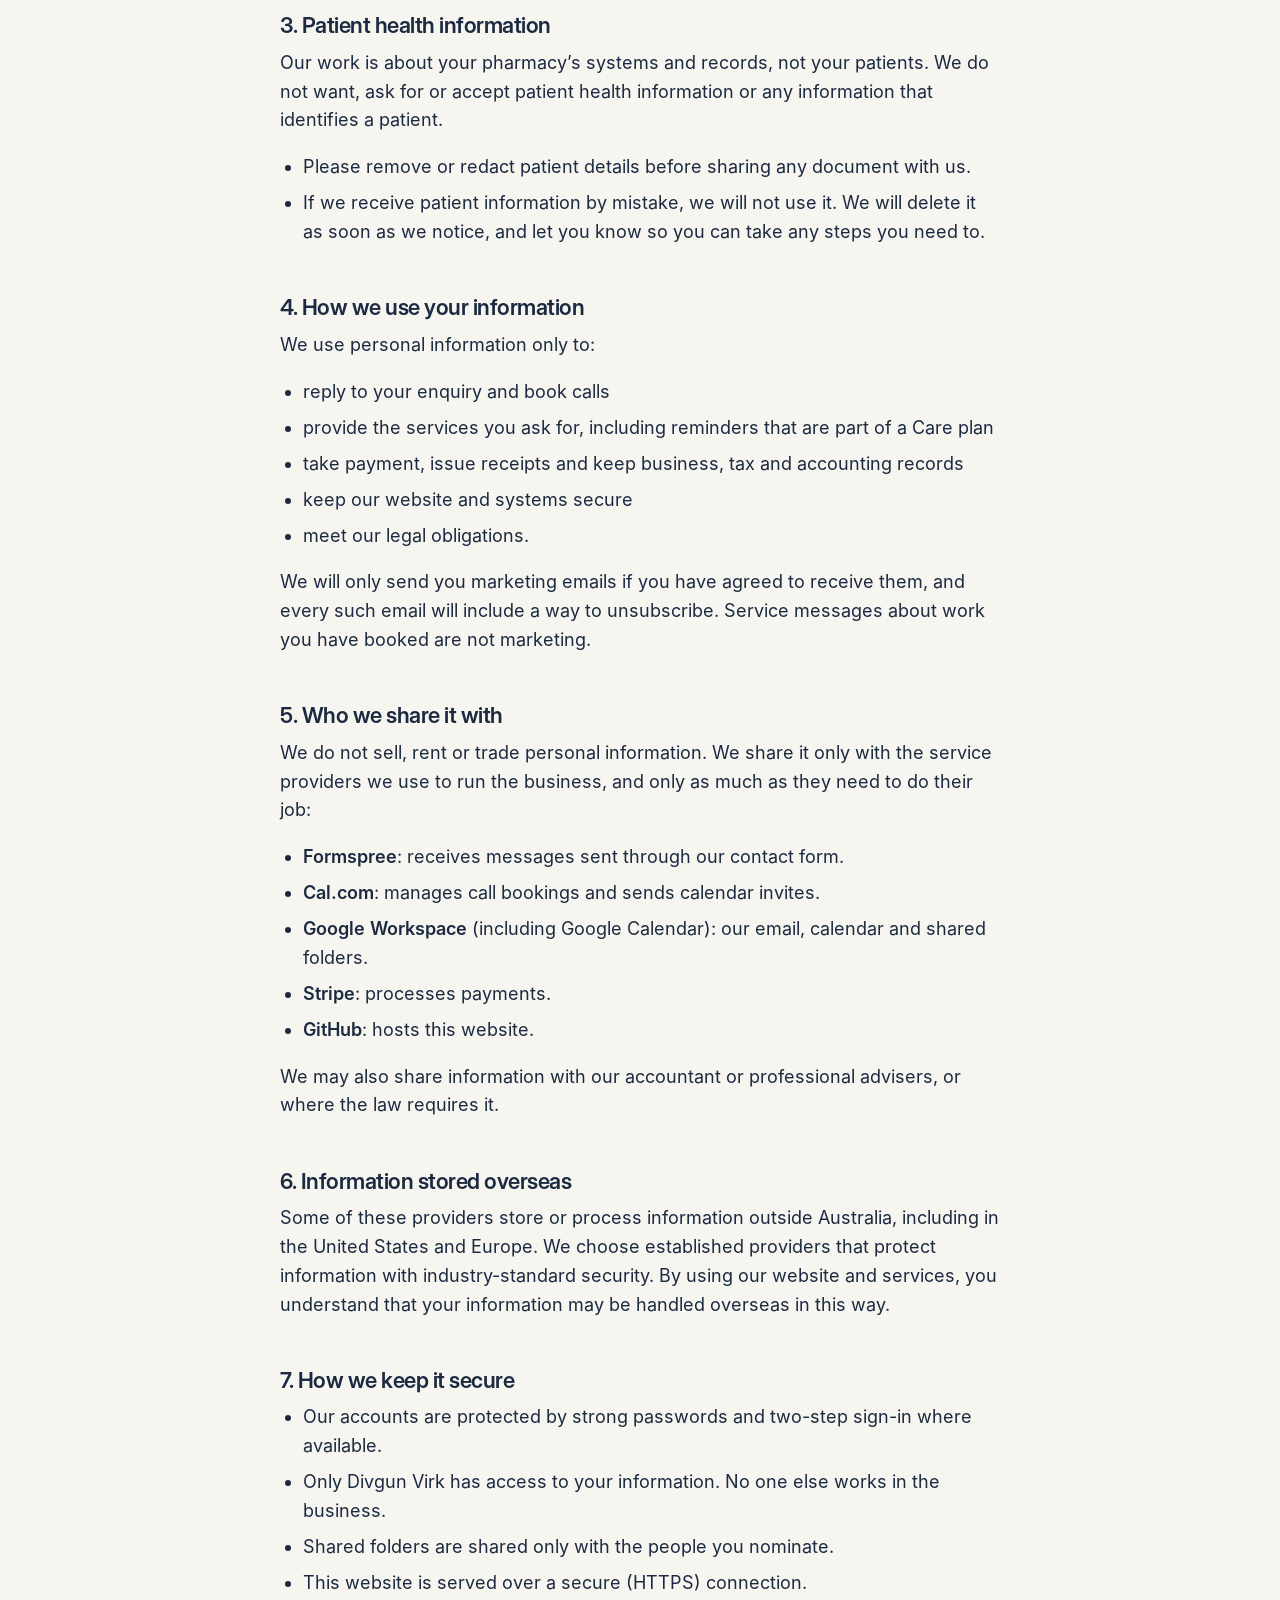
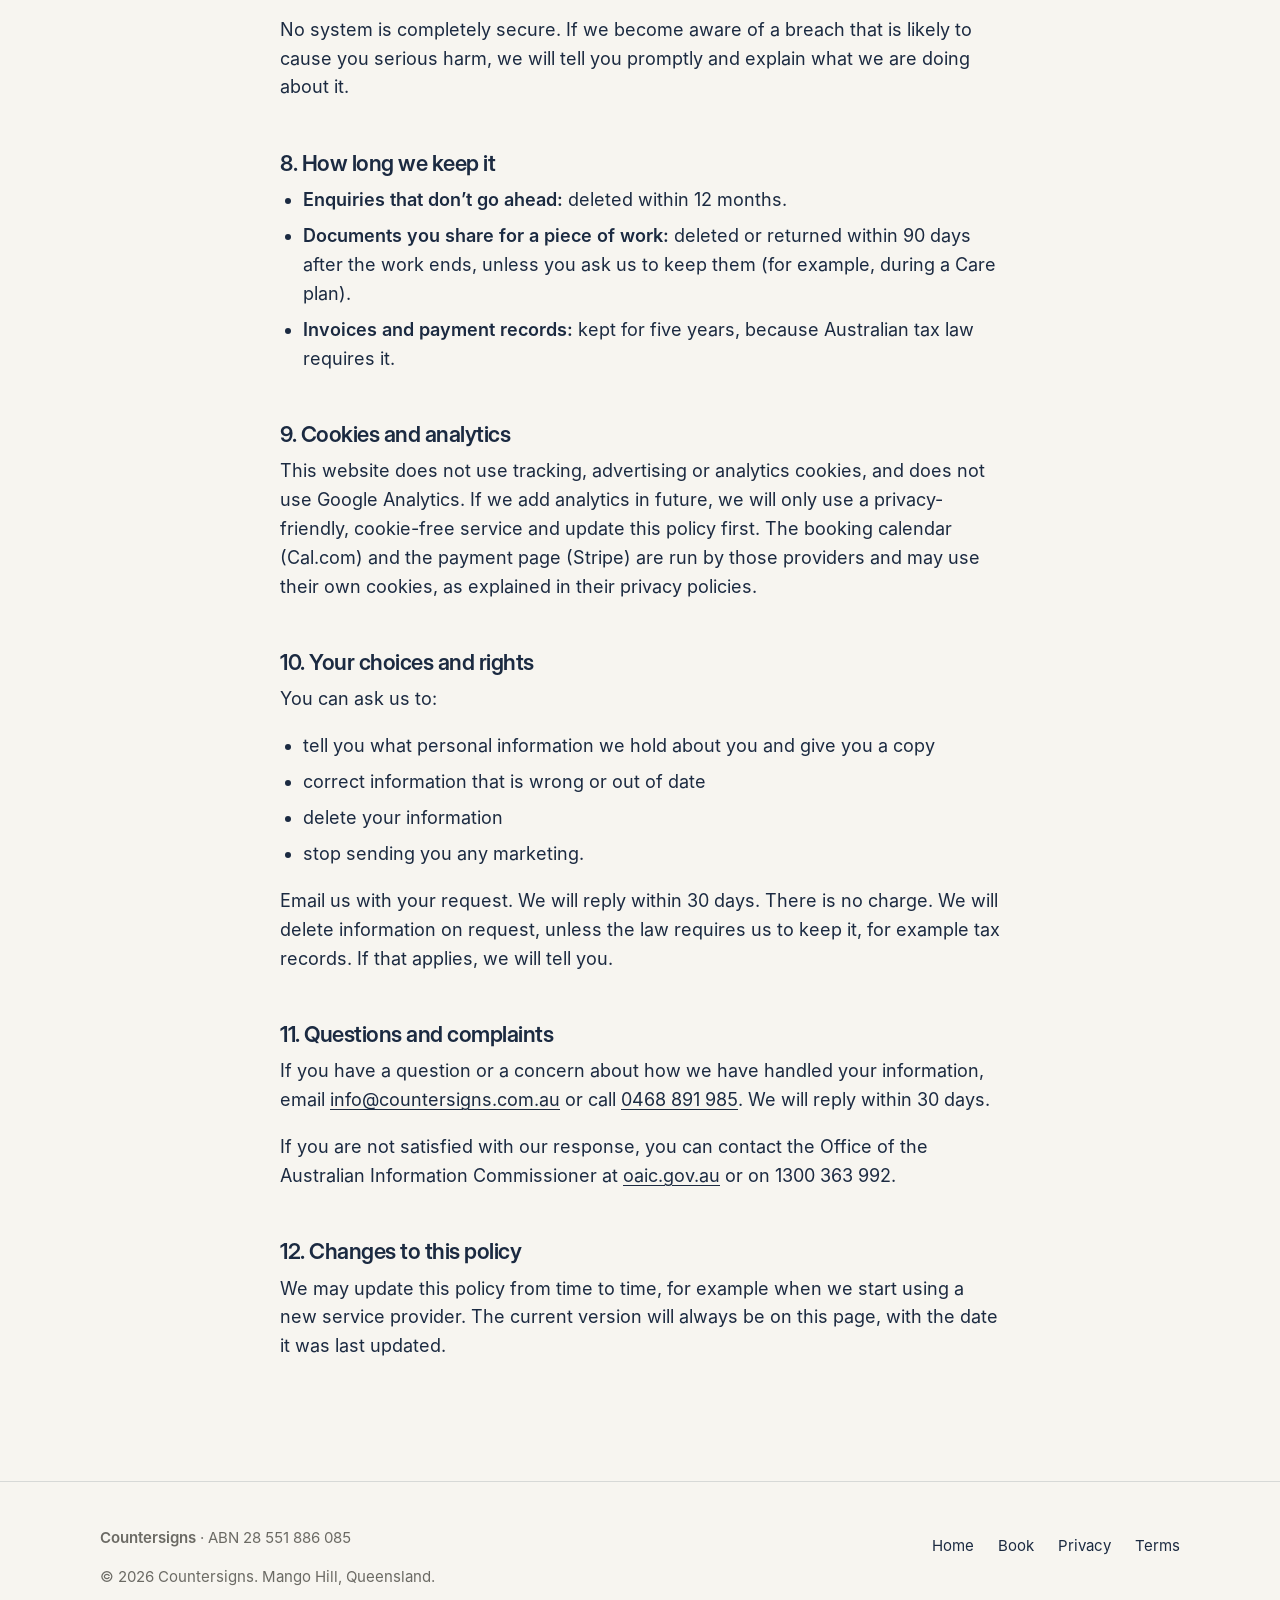
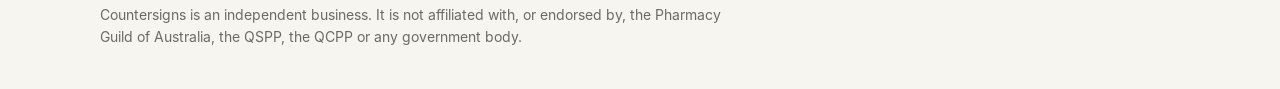
<file: privacy.html>
<!doctype html>
<html lang="en-AU">
<head>
  <meta charset="utf-8">
  <meta name="viewport" content="width=device-width, initial-scale=1">
  <title>Privacy policy — Countersigns</title>
  <meta name="description" content="How Countersigns collects, uses and stores the details you share through this website, bookings and payments.">
  <meta property="og:type" content="website">
  <meta property="og:site_name" content="Countersigns">
  <meta property="og:title" content="Privacy policy — Countersigns">
  <meta property="og:url" content="https://countersigns.com.au/privacy">
  <meta property="og:image" content="https://countersigns.com.au/assets/og-image.png">
  <link rel="icon" href="assets/favicon.svg" type="image/svg+xml">
  <link rel="apple-touch-icon" href="assets/favicon.png">
  <link rel="stylesheet" href="assets/styles.css?v=5">
  <script src="config.js?v=5" defer></script>
  <script src="assets/site.js?v=5" defer></script>
</head>
<body data-page="privacy">

<a class="skip-link" href="#main">Skip to content</a>

<header class="site-header">
  <div class="wrap header-inner">
    <a class="wordmark" href="index.html" aria-label="Countersigns home">Countersigns<svg viewBox="0 0 20 20" aria-hidden="true" focusable="false"><path d="M3.5 10.5l4.5 4.5 9-11" fill="none" stroke="#E8A33D" stroke-width="2.6" stroke-linecap="round" stroke-linejoin="round"/></svg></a>
    <a class="btn btn-primary btn-sm header-cta" href="[STRIPE_PAYMENT_LINK]" data-cfg-href="{stripePaymentLink}">Book a Gap Check — <span data-cfg="prices.gapCheck">$249</span></a>
  </div>
</header>

<main id="main" class="legal">
  <div class="wrap">
    <a class="back-link" href="index.html">← Back to home</a>

    <h1>Privacy policy</h1>
    <p class="updated">Last updated: 27 October 2026</p>

    <p>Countersigns is a business name of Divgun Virk, a sole trader (ABN <span data-cfg="abn">28 551 886 085</span>) based in Mango Hill, Queensland. In this policy, “we”, “us” and “our” mean Countersigns, and “you” means anyone who visits this website, contacts us or uses our services.</p>
    <p>This policy explains what personal information we collect, why we collect it, who we share it with, and the choices you have. We handle personal information in line with the Australian Privacy Principles in the <em>Privacy Act 1988</em> (Cth), even where the law may not strictly require a business of our size to do so.</p>

    <h2>1. The short version</h2>
    <ul>
      <li>We collect only what we need to reply to you, book calls, take payment and deliver our services.</li>
      <li>We do not want, ask for or accept patient health information.</li>
      <li>We never sell your information or use it for anyone else’s marketing.</li>
      <li>This website does not use tracking or advertising cookies.</li>
      <li>You can ask to see, correct or delete your information at any time.</li>
    </ul>

    <h2>2. What we collect</h2>
    <ul>
      <li><strong>When you contact us:</strong> your name, pharmacy name, email address, phone number and your message.</li>
      <li><strong>When you book a call:</strong> your name, email address, the time you choose and any notes you add.</li>
      <li><strong>When you pay:</strong> your name, email address, phone number, pharmacy name, the amount paid and whether the payment succeeded. Your card or account details go straight to our payment provider, Stripe. We never see or store your full card number.</li>
      <li><strong>While we work together:</strong> business documents you choose to share, such as policies, registers, training records, procedures and correspondence about accreditation, plus the names and work contact details of staff that appear in them.</li>
      <li><strong>When you visit the website:</strong> our web host may automatically record basic technical information, such as your IP address, browser type and the pages requested, to keep the site running and secure. We do not use this to identify you.</li>
    </ul>
    <p>You don’t have to give us any of this, but if you don’t, we may not be able to reply to you or provide our services. You can contact us without giving your name, but we will need a way to reply.</p>

    <h2>3. Patient health information</h2>
    <p>Our work is about your pharmacy’s systems and records, not your patients. We do not want, ask for or accept patient health information or any information that identifies a patient.</p>
    <ul>
      <li>Please remove or redact patient details before sharing any document with us.</li>
      <li>If we receive patient information by mistake, we will not use it. We will delete it as soon as we notice, and let you know so you can take any steps you need to.</li>
    </ul>

    <h2>4. How we use your information</h2>
    <p>We use personal information only to:</p>
    <ul>
      <li>reply to your enquiry and book calls</li>
      <li>provide the services you ask for, including reminders that are part of a Care plan</li>
      <li>take payment, issue receipts and keep business, tax and accounting records</li>
      <li>keep our website and systems secure</li>
      <li>meet our legal obligations.</li>
    </ul>
    <p>We will only send you marketing emails if you have agreed to receive them, and every such email will include a way to unsubscribe. Service messages about work you have booked are not marketing.</p>

    <h2>5. Who we share it with</h2>
    <p>We do not sell, rent or trade personal information. We share it only with the service providers we use to run the business, and only as much as they need to do their job:</p>
    <ul>
      <li><strong>Formspree</strong>: receives messages sent through our contact form.</li>
      <li><strong>Cal.com</strong>: manages call bookings and sends calendar invites.</li>
      <li><strong>Google Workspace</strong> (including Google Calendar): our email, calendar and shared folders.</li>
      <li><strong>Stripe</strong>: processes payments.</li>
      <li><strong>GitHub</strong>: hosts this website.</li>
    </ul>
    <p>We may also share information with our accountant or professional advisers, or where the law requires it.</p>

    <h2>6. Information stored overseas</h2>
    <p>Some of these providers store or process information outside Australia, including in the United States and Europe. We choose established providers that protect information with industry-standard security. By using our website and services, you understand that your information may be handled overseas in this way.</p>

    <h2>7. How we keep it secure</h2>
    <ul>
      <li>Our accounts are protected by strong passwords and two-step sign-in where available.</li>
      <li>Only Divgun Virk has access to your information. No one else works in the business.</li>
      <li>Shared folders are shared only with the people you nominate.</li>
      <li>This website is served over a secure (HTTPS) connection.</li>
    </ul>
    <p>No system is completely secure. If we become aware of a breach that is likely to cause you serious harm, we will tell you promptly and explain what we are doing about it.</p>

    <h2>8. How long we keep it</h2>
    <ul>
      <li><strong>Enquiries that don’t go ahead:</strong> deleted within 12 months.</li>
      <li><strong>Documents you share for a piece of work:</strong> deleted or returned within 90 days after the work ends, unless you ask us to keep them (for example, during a Care plan).</li>
      <li><strong>Invoices and payment records:</strong> kept for five years, because Australian tax law requires it.</li>
    </ul>

    <h2>9. Cookies and analytics</h2>
    <p>This website does not use tracking, advertising or analytics cookies, and does not use Google Analytics. If we add analytics in future, we will only use a privacy-friendly, cookie-free service and update this policy first. The booking calendar (Cal.com) and the payment page (Stripe) are run by those providers and may use their own cookies, as explained in their privacy policies.</p>

    <h2>10. Your choices and rights</h2>
    <p>You can ask us to:</p>
    <ul>
      <li>tell you what personal information we hold about you and give you a copy</li>
      <li>correct information that is wrong or out of date</li>
      <li>delete your information</li>
      <li>stop sending you any marketing.</li>
    </ul>
    <p>Email us with your request. We will reply within 30 days. There is no charge. We will delete information on request, unless the law requires us to keep it, for example tax records. If that applies, we will tell you.</p>

    <h2>11. Questions and complaints</h2>
    <p>If you have a question or a concern about how we have handled your information, email <a href="mailto:info@countersigns.com.au" data-cfg-href="mailto:{email}" data-cfg="email">info@countersigns.com.au</a> or call <a href="tel:0468891985" data-cfg-href="tel:{mobileTel}" data-cfg="mobile">0468 891 985</a>. We will reply within 30 days.</p>
    <p>If you are not satisfied with our response, you can contact the Office of the Australian Information Commissioner at <a href="https://www.oaic.gov.au">oaic.gov.au</a> or on 1300 363 992.</p>

    <h2>12. Changes to this policy</h2>
    <p>We may update this policy from time to time, for example when we start using a new service provider. The current version will always be on this page, with the date it was last updated.</p>
  </div>
</main>

<footer class="site-footer">
  <div class="wrap footer-grid">
    <div>
      <p><strong>Countersigns</strong> · ABN <span data-cfg="abn">[ABN]</span></p>
      <p>© <span data-cfg="year">2026</span> Countersigns. Mango Hill, Queensland.</p>
      <p class="disclaimer">Countersigns is an independent business. It is not affiliated with, or endorsed by, the Pharmacy Guild of Australia, the QSPP, the QCPP or any government body.</p>
    </div>
    <nav aria-label="Footer">
      <ul class="footer-links">
        <li><a href="index.html">Home</a></li>
        <li><a href="book.html">Book</a></li>
        <li><a href="privacy.html" aria-current="page">Privacy</a></li>
        <li><a href="terms.html">Terms</a></li>
      </ul>
    </nav>
  </div>
</footer>

</body>
</html>
</file>
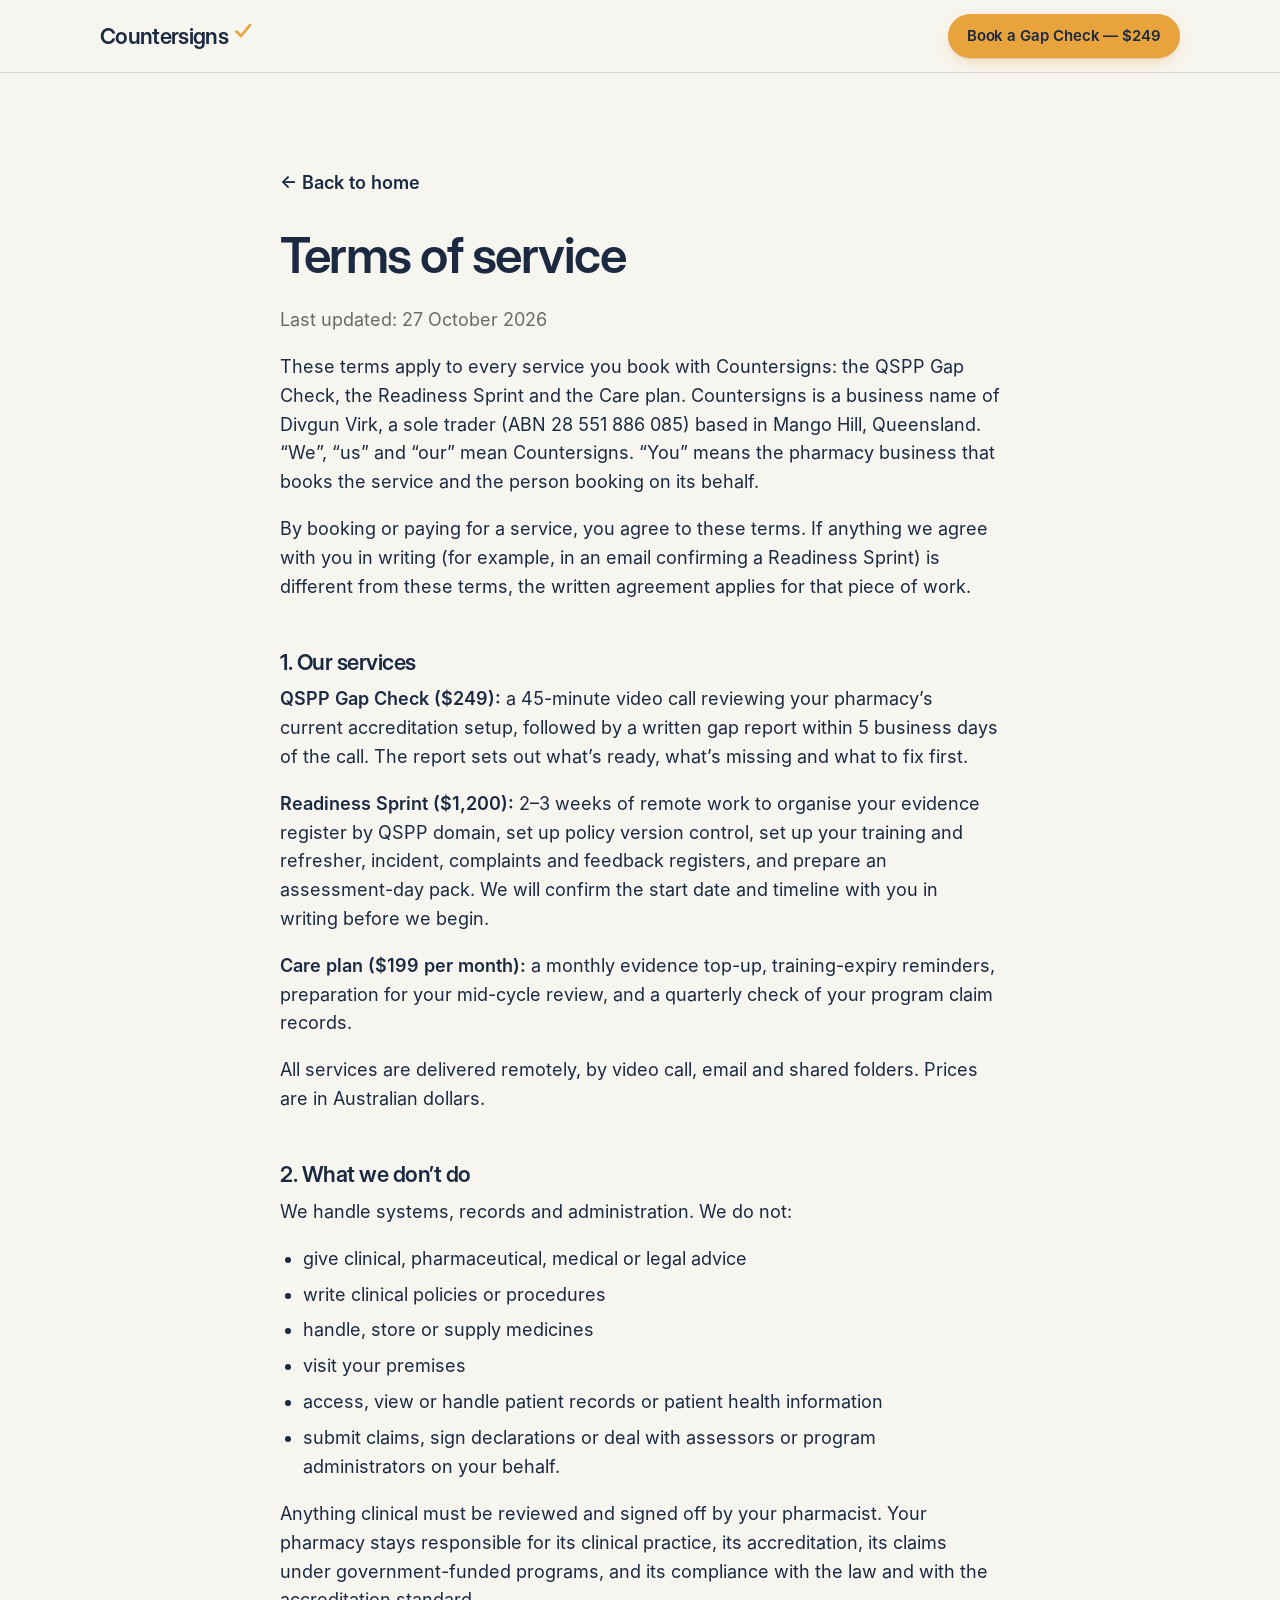
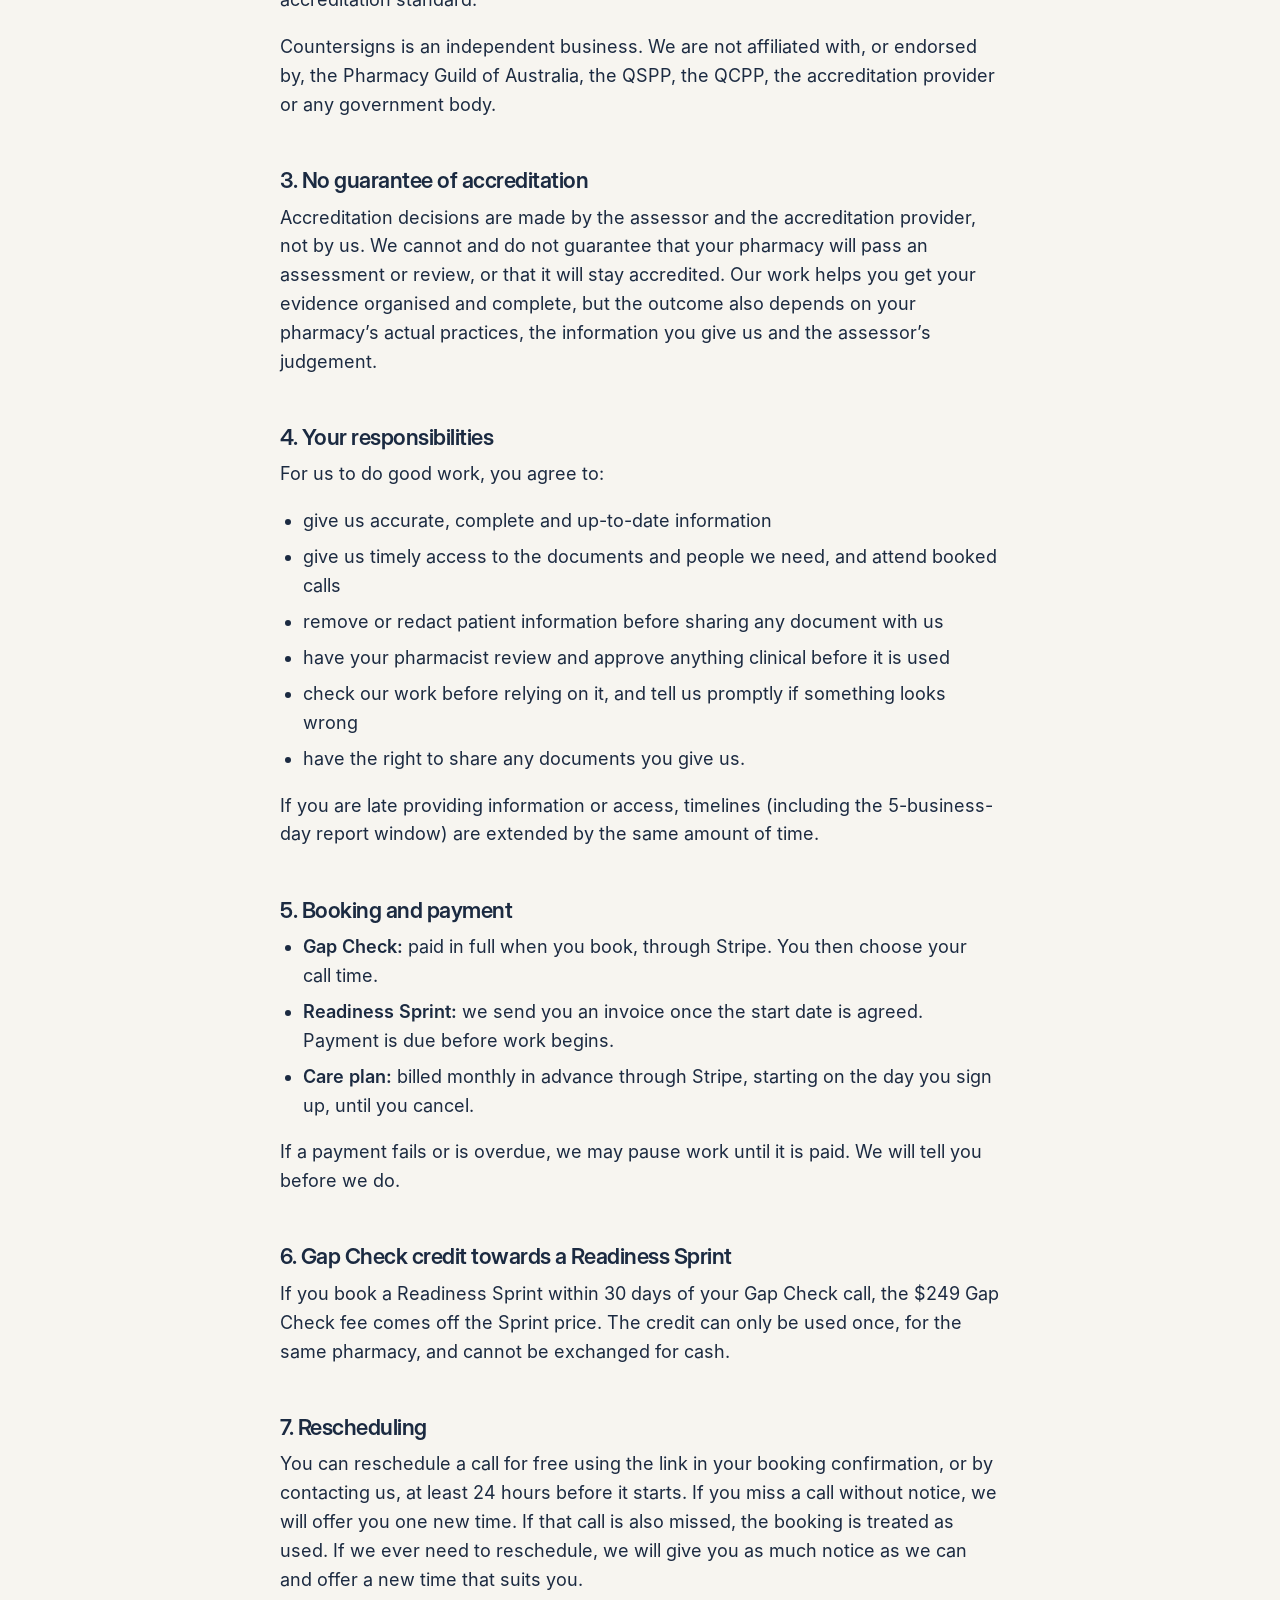
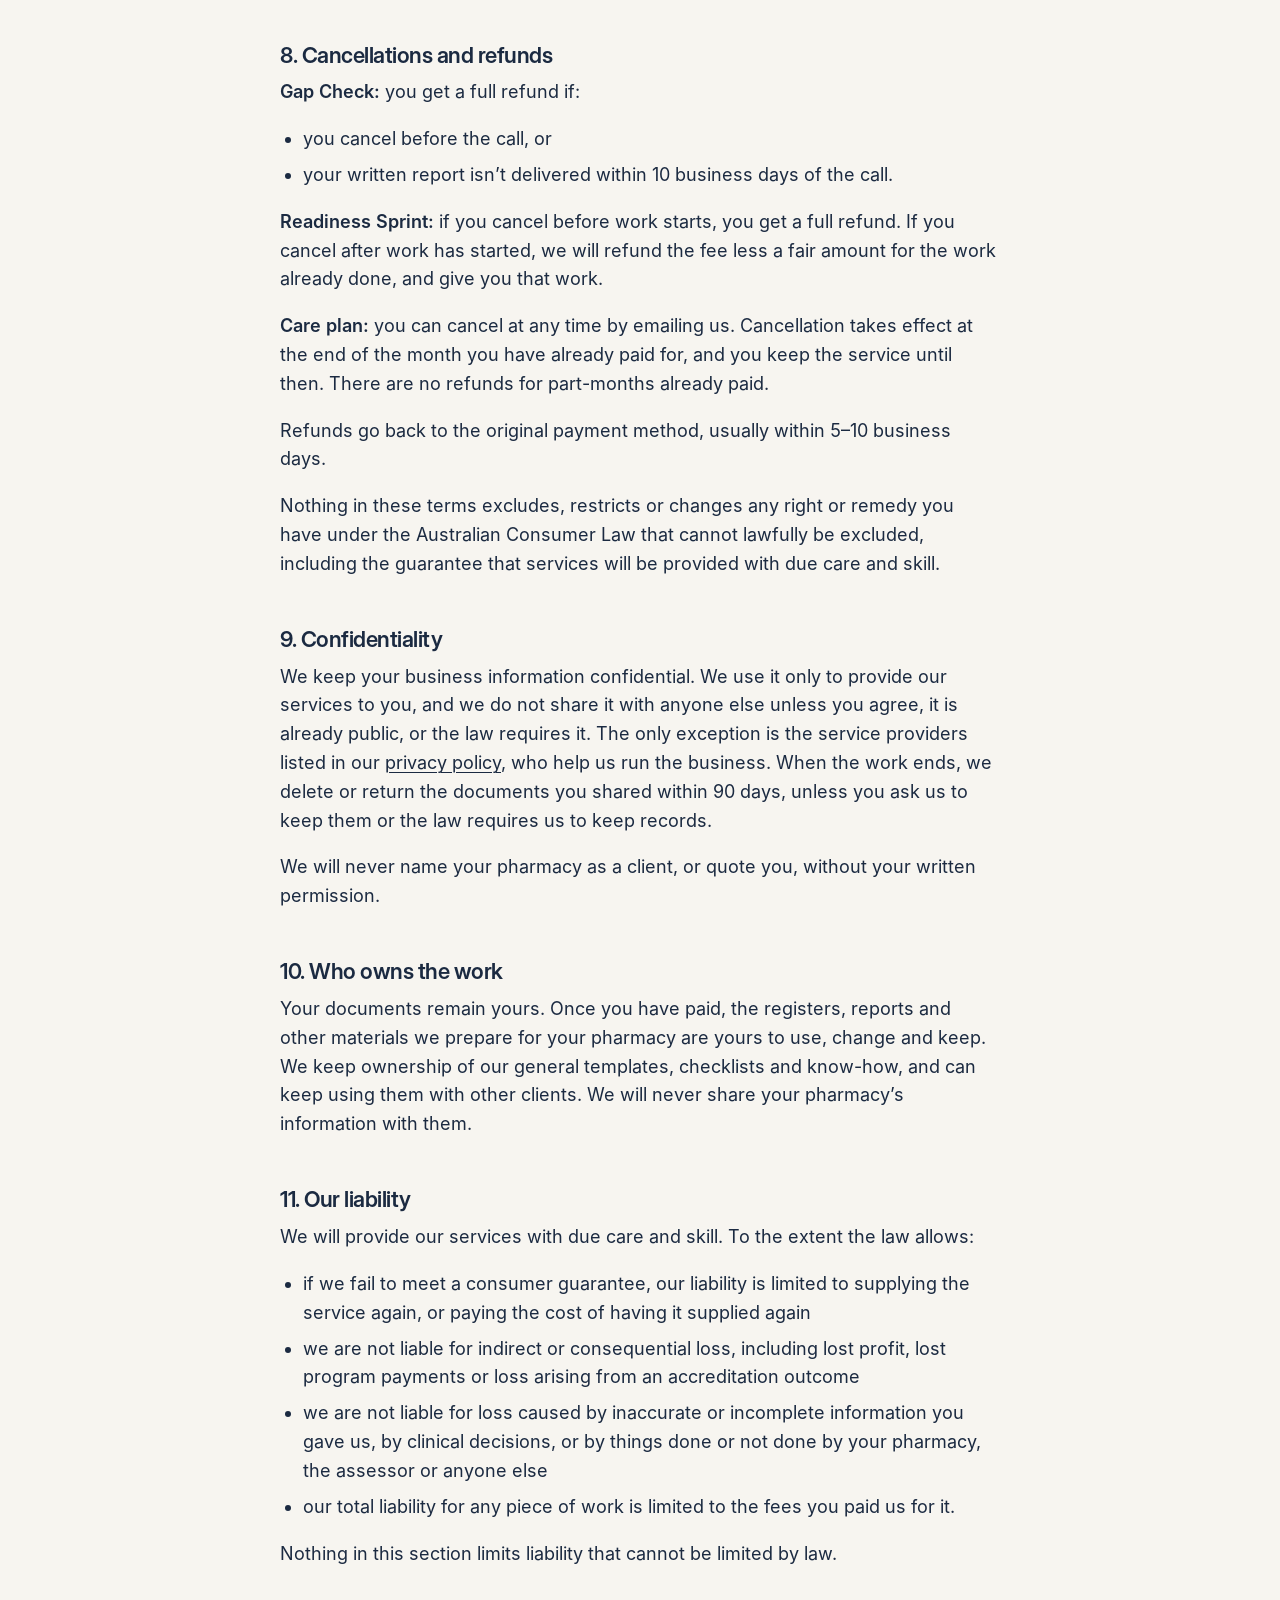
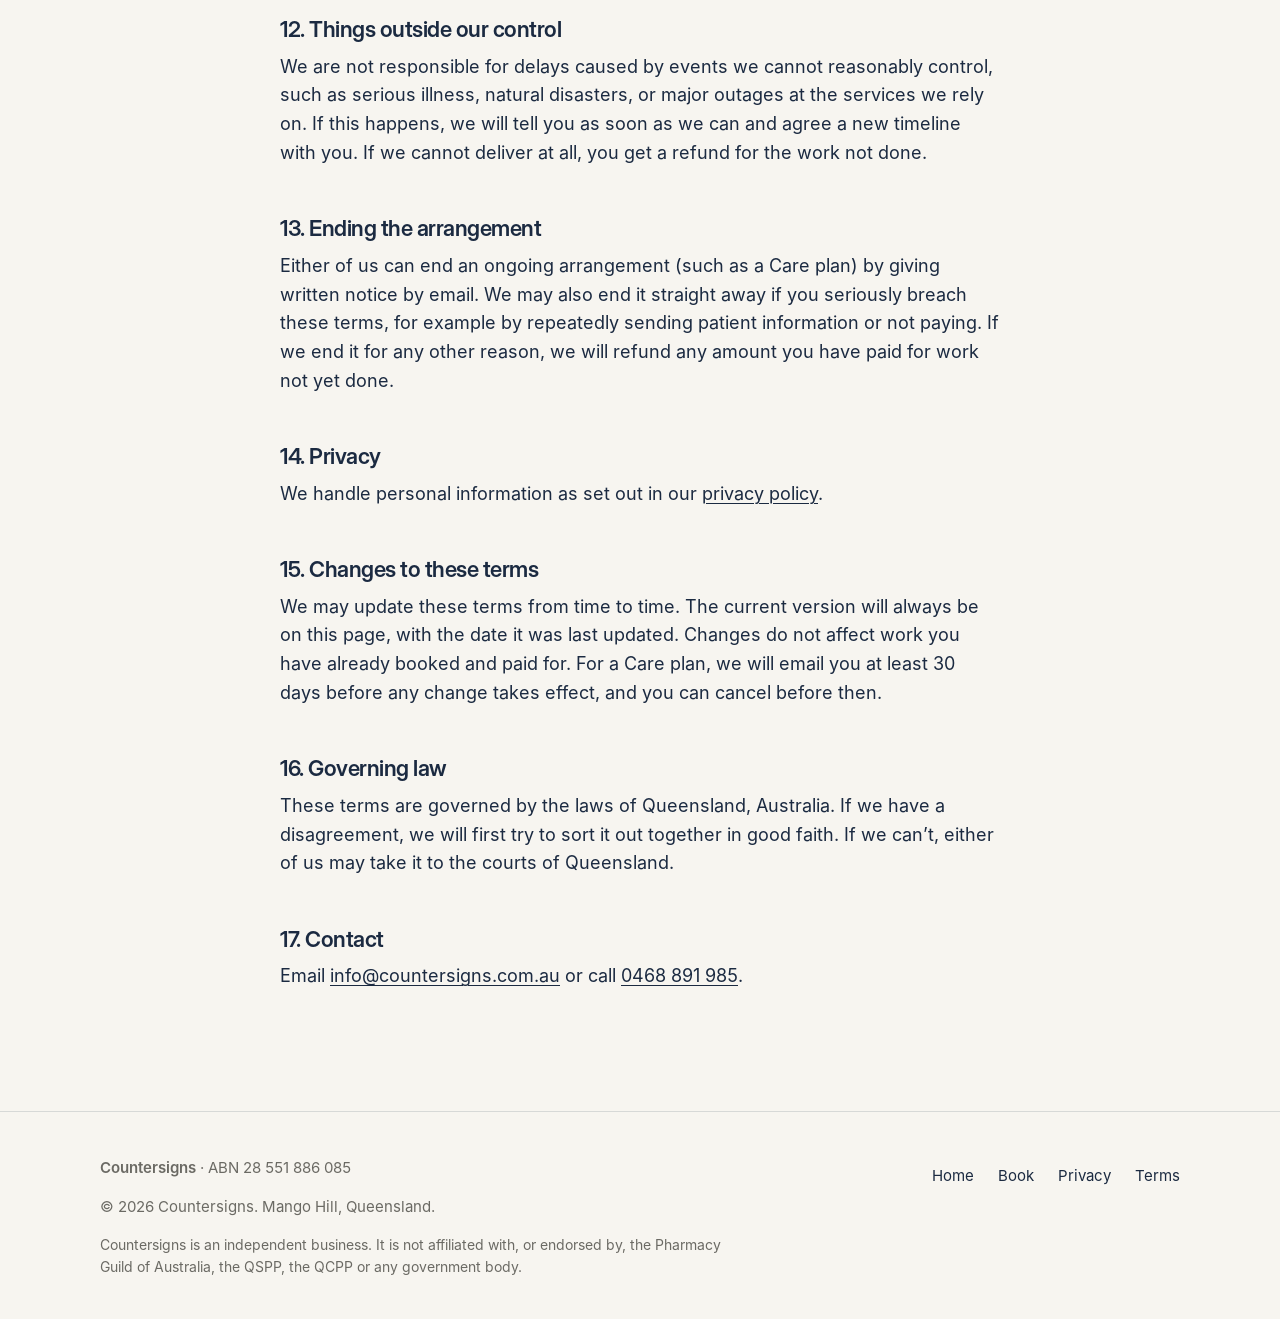
<file: terms.html>
<!doctype html>
<html lang="en-AU">
<head>
  <meta charset="utf-8">
  <meta name="viewport" content="width=device-width, initial-scale=1">
  <title>Terms of service — Countersigns</title>
  <meta name="description" content="Terms of service for Countersigns: what's included, what isn't, payments, refunds, confidentiality and liability.">
  <meta property="og:type" content="website">
  <meta property="og:site_name" content="Countersigns">
  <meta property="og:title" content="Terms of service — Countersigns">
  <meta property="og:url" content="https://countersigns.com.au/terms">
  <meta property="og:image" content="https://countersigns.com.au/assets/og-image.png">
  <link rel="icon" href="assets/favicon.svg" type="image/svg+xml">
  <link rel="apple-touch-icon" href="assets/favicon.png">
  <link rel="stylesheet" href="assets/styles.css?v=5">
  <script src="config.js?v=5" defer></script>
  <script src="assets/site.js?v=5" defer></script>
</head>
<body data-page="terms">

<a class="skip-link" href="#main">Skip to content</a>

<header class="site-header">
  <div class="wrap header-inner">
    <a class="wordmark" href="index.html" aria-label="Countersigns home">Countersigns<svg viewBox="0 0 20 20" aria-hidden="true" focusable="false"><path d="M3.5 10.5l4.5 4.5 9-11" fill="none" stroke="#E8A33D" stroke-width="2.6" stroke-linecap="round" stroke-linejoin="round"/></svg></a>
    <a class="btn btn-primary btn-sm header-cta" href="[STRIPE_PAYMENT_LINK]" data-cfg-href="{stripePaymentLink}">Book a Gap Check — <span data-cfg="prices.gapCheck">$249</span></a>
  </div>
</header>

<main id="main" class="legal">
  <div class="wrap">
    <a class="back-link" href="index.html">← Back to home</a>

    <h1>Terms of service</h1>
    <p class="updated">Last updated: 27 October 2026</p>

    <p>These terms apply to every service you book with Countersigns: the QSPP Gap Check, the Readiness Sprint and the Care plan. Countersigns is a business name of Divgun Virk, a sole trader (ABN <span data-cfg="abn">28 551 886 085</span>) based in Mango Hill, Queensland. “We”, “us” and “our” mean Countersigns. “You” means the pharmacy business that books the service and the person booking on its behalf.</p>
    <p>By booking or paying for a service, you agree to these terms. If anything we agree with you in writing (for example, in an email confirming a Readiness Sprint) is different from these terms, the written agreement applies for that piece of work.</p>

    <h2>1. Our services</h2>
    <p><strong>QSPP Gap Check (<span data-cfg="prices.gapCheck">$249</span>):</strong> a 45-minute video call reviewing your pharmacy’s current accreditation setup, followed by a written gap report within 5 business days of the call. The report sets out what’s ready, what’s missing and what to fix first.</p>
    <p><strong>Readiness Sprint (<span data-cfg="prices.sprint">$1,200</span>):</strong> 2–3 weeks of remote work to organise your evidence register by QSPP domain, set up policy version control, set up your training and refresher, incident, complaints and feedback registers, and prepare an assessment-day pack. We will confirm the start date and timeline with you in writing before we begin.</p>
    <p><strong>Care plan (<span data-cfg="prices.carePlan">$199</span> per month):</strong> a monthly evidence top-up, training-expiry reminders, preparation for your mid-cycle review, and a quarterly check of your program claim records.</p>
    <p>All services are delivered remotely, by video call, email and shared folders. Prices are in Australian dollars. <span data-cfg="gstNote" data-cfg-optional></span></p>

    <h2>2. What we don’t do</h2>
    <p>We handle systems, records and administration. We do not:</p>
    <ul>
      <li>give clinical, pharmaceutical, medical or legal advice</li>
      <li>write clinical policies or procedures</li>
      <li>handle, store or supply medicines</li>
      <li>visit your premises</li>
      <li>access, view or handle patient records or patient health information</li>
      <li>submit claims, sign declarations or deal with assessors or program administrators on your behalf.</li>
    </ul>
    <p>Anything clinical must be reviewed and signed off by your pharmacist. Your pharmacy stays responsible for its clinical practice, its accreditation, its claims under government-funded programs, and its compliance with the law and with the accreditation standard.</p>
    <p>Countersigns is an independent business. We are not affiliated with, or endorsed by, the Pharmacy Guild of Australia, the QSPP, the QCPP, the accreditation provider or any government body.</p>

    <h2>3. No guarantee of accreditation</h2>
    <p>Accreditation decisions are made by the assessor and the accreditation provider, not by us. We cannot and do not guarantee that your pharmacy will pass an assessment or review, or that it will stay accredited. Our work helps you get your evidence organised and complete, but the outcome also depends on your pharmacy’s actual practices, the information you give us and the assessor’s judgement.</p>

    <h2>4. Your responsibilities</h2>
    <p>For us to do good work, you agree to:</p>
    <ul>
      <li>give us accurate, complete and up-to-date information</li>
      <li>give us timely access to the documents and people we need, and attend booked calls</li>
      <li>remove or redact patient information before sharing any document with us</li>
      <li>have your pharmacist review and approve anything clinical before it is used</li>
      <li>check our work before relying on it, and tell us promptly if something looks wrong</li>
      <li>have the right to share any documents you give us.</li>
    </ul>
    <p>If you are late providing information or access, timelines (including the 5-business-day report window) are extended by the same amount of time.</p>

    <h2>5. Booking and payment</h2>
    <ul>
      <li><strong>Gap Check:</strong> paid in full when you book, through Stripe. You then choose your call time.</li>
      <li><strong>Readiness Sprint:</strong> we send you an invoice once the start date is agreed. Payment is due before work begins.</li>
      <li><strong>Care plan:</strong> billed monthly in advance through Stripe, starting on the day you sign up, until you cancel.</li>
    </ul>
    <p>If a payment fails or is overdue, we may pause work until it is paid. We will tell you before we do.</p>

    <h2>6. Gap Check credit towards a Readiness Sprint</h2>
    <p>If you book a Readiness Sprint within 30 days of your Gap Check call, the <span data-cfg="prices.gapCheck">$249</span> Gap Check fee comes off the Sprint price. The credit can only be used once, for the same pharmacy, and cannot be exchanged for cash.</p>

    <h2>7. Rescheduling</h2>
    <p>You can reschedule a call for free using the link in your booking confirmation, or by contacting us, at least 24 hours before it starts. If you miss a call without notice, we will offer you one new time. If that call is also missed, the booking is treated as used. If we ever need to reschedule, we will give you as much notice as we can and offer a new time that suits you.</p>

    <h2>8. Cancellations and refunds</h2>
    <p><strong>Gap Check:</strong> you get a full refund if:</p>
    <ul>
      <li>you cancel before the call, or</li>
      <li>your written report isn’t delivered within 10 business days of the call.</li>
    </ul>
    <p><strong>Readiness Sprint:</strong> if you cancel before work starts, you get a full refund. If you cancel after work has started, we will refund the fee less a fair amount for the work already done, and give you that work.</p>
    <p><strong>Care plan:</strong> you can cancel at any time by emailing us. Cancellation takes effect at the end of the month you have already paid for, and you keep the service until then. There are no refunds for part-months already paid.</p>
    <p>Refunds go back to the original payment method, usually within 5–10 business days.</p>
    <p>Nothing in these terms excludes, restricts or changes any right or remedy you have under the Australian Consumer Law that cannot lawfully be excluded, including the guarantee that services will be provided with due care and skill.</p>

    <h2>9. Confidentiality</h2>
    <p>We keep your business information confidential. We use it only to provide our services to you, and we do not share it with anyone else unless you agree, it is already public, or the law requires it. The only exception is the service providers listed in our <a href="privacy.html">privacy policy</a>, who help us run the business. When the work ends, we delete or return the documents you shared within 90 days, unless you ask us to keep them or the law requires us to keep records.</p>
    <p>We will never name your pharmacy as a client, or quote you, without your written permission.</p>

    <h2>10. Who owns the work</h2>
    <p>Your documents remain yours. Once you have paid, the registers, reports and other materials we prepare for your pharmacy are yours to use, change and keep. We keep ownership of our general templates, checklists and know-how, and can keep using them with other clients. We will never share your pharmacy’s information with them.</p>

    <h2>11. Our liability</h2>
    <p>We will provide our services with due care and skill. To the extent the law allows:</p>
    <ul>
      <li>if we fail to meet a consumer guarantee, our liability is limited to supplying the service again, or paying the cost of having it supplied again</li>
      <li>we are not liable for indirect or consequential loss, including lost profit, lost program payments or loss arising from an accreditation outcome</li>
      <li>we are not liable for loss caused by inaccurate or incomplete information you gave us, by clinical decisions, or by things done or not done by your pharmacy, the assessor or anyone else</li>
      <li>our total liability for any piece of work is limited to the fees you paid us for it.</li>
    </ul>
    <p>Nothing in this section limits liability that cannot be limited by law.</p>

    <h2>12. Things outside our control</h2>
    <p>We are not responsible for delays caused by events we cannot reasonably control, such as serious illness, natural disasters, or major outages at the services we rely on. If this happens, we will tell you as soon as we can and agree a new timeline with you. If we cannot deliver at all, you get a refund for the work not done.</p>

    <h2>13. Ending the arrangement</h2>
    <p>Either of us can end an ongoing arrangement (such as a Care plan) by giving written notice by email. We may also end it straight away if you seriously breach these terms, for example by repeatedly sending patient information or not paying. If we end it for any other reason, we will refund any amount you have paid for work not yet done.</p>

    <h2>14. Privacy</h2>
    <p>We handle personal information as set out in our <a href="privacy.html">privacy policy</a>.</p>

    <h2>15. Changes to these terms</h2>
    <p>We may update these terms from time to time. The current version will always be on this page, with the date it was last updated. Changes do not affect work you have already booked and paid for. For a Care plan, we will email you at least 30 days before any change takes effect, and you can cancel before then.</p>

    <h2>16. Governing law</h2>
    <p>These terms are governed by the laws of Queensland, Australia. If we have a disagreement, we will first try to sort it out together in good faith. If we can’t, either of us may take it to the courts of Queensland.</p>

    <h2>17. Contact</h2>
    <p>Email <a href="mailto:info@countersigns.com.au" data-cfg-href="mailto:{email}" data-cfg="email">info@countersigns.com.au</a> or call <a href="tel:0468891985" data-cfg-href="tel:{mobileTel}" data-cfg="mobile">0468 891 985</a>.</p>
  </div>
</main>

<footer class="site-footer">
  <div class="wrap footer-grid">
    <div>
      <p><strong>Countersigns</strong> · ABN <span data-cfg="abn">[ABN]</span></p>
      <p>© <span data-cfg="year">2026</span> Countersigns. Mango Hill, Queensland.</p>
      <p class="disclaimer">Countersigns is an independent business. It is not affiliated with, or endorsed by, the Pharmacy Guild of Australia, the QSPP, the QCPP or any government body.</p>
    </div>
    <nav aria-label="Footer">
      <ul class="footer-links">
        <li><a href="index.html">Home</a></li>
        <li><a href="book.html">Book</a></li>
        <li><a href="privacy.html">Privacy</a></li>
        <li><a href="terms.html" aria-current="page">Terms</a></li>
      </ul>
    </nav>
  </div>
</footer>

</body>
</html>
</file>
<file: assets/styles.css>
/* Countersigns — styles. Mobile-first. No external dependencies. */

/* ---------- Fonts (self-hosted Inter, SIL OFL — see fonts/OFL.txt) ---------- */
@font-face {
  font-family: "Inter";
  src: url("fonts/Inter-Regular.woff") format("woff");
  font-weight: 400; font-style: normal; font-display: swap;
}
@font-face {
  font-family: "Inter";
  src: url("fonts/Inter-SemiBold.woff") format("woff");
  font-weight: 600; font-style: normal; font-display: swap;
}
@font-face {
  font-family: "Inter Display";
  src: url("fonts/InterDisplay-SemiBold.woff") format("woff");
  font-weight: 600; font-style: normal; font-display: swap;
}

/* ---------- Colour tokens ---------- */
:root {
  --navy: #1B2A41;
  --amber: #E8A33D;
  --offwhite: #F7F5F0;
  --sand: #E9DFC9;
  --grey: #6B6A64;

  --bg: var(--offwhite);
  --surface: #FFFFFF;
  --band: var(--sand);           /* tinted sections */
  --card: #FFFFFF;
  --text: var(--navy);
  --muted: var(--grey);          /* 5.0:1 on off-white */
  --muted-on-band: #57564F;      /* keeps AA on sand */
  --accent: var(--amber);
  --on-accent: var(--navy);
  --line: rgba(27, 42, 65, 0.14);
  --line-strong: rgba(27, 42, 65, 0.28);
  --feature-bg: var(--navy);
  --feature-text: #F7F5F0;
  --feature-muted: #C9CCD3;
  --focus: #1B2A41;
  --sig: rgba(27, 42, 65, 0.55);
  --glass: rgba(247, 245, 240, 0.94);

  --font: "Inter", system-ui, -apple-system, "Segoe UI", Roboto, sans-serif;
  --font-display: "Inter Display", "Inter", system-ui, -apple-system, "Segoe UI", sans-serif;

  --wrap: 1120px;
  --gutter: 20px;
  --radius: 14px;
  --radius-sm: 10px;
  --section-y: clamp(64px, 10vw, 120px);

  color-scheme: light dark;
}

@media (prefers-color-scheme: dark) {
  .plan-featured { border-color: var(--amber); }
  :root {
    --bg: #0F1724;
    --surface: #152035;
    --band: #142034;
    --card: #1A2740;
    --text: #F2EEE6;
    --muted: #B9B5AB;
    --muted-on-band: #B9B5AB;
    --on-accent: #1B2A41;
    --line: rgba(242, 238, 230, 0.14);
    --line-strong: rgba(242, 238, 230, 0.3);
    --feature-bg: #22314C;
    --feature-text: #F7F5F0;
    --feature-muted: #C9CCD3;
    --focus: #E8A33D;
    --sig: rgba(242, 238, 230, 0.55);
    --glass: rgba(15, 23, 36, 0.94);
  }
}

/* ---------- Base ---------- */
*, *::before, *::after { box-sizing: border-box; }
html { -webkit-text-size-adjust: 100%; scroll-behavior: smooth; scroll-padding-top: 24px; }
@media (min-width: 900px) { html { scroll-padding-top: 88px; } }
@media (prefers-reduced-motion: reduce) { html { scroll-behavior: auto; } }

body {
  margin: 0;
  background: var(--bg);
  color: var(--text);
  font-family: var(--font);
  font-size: 1.0625rem;          /* 17px */
  line-height: 1.6;
  font-feature-settings: "cv11", "ss01";
  -webkit-font-smoothing: antialiased;
  text-rendering: optimizeLegibility;
  overflow-wrap: break-word;
}
@media (min-width: 900px) { body { font-size: 1.125rem; } } /* 18px */

h1, h2, h3 {
  font-family: var(--font-display);
  font-weight: 600;
  line-height: 1.12;
  letter-spacing: -0.022em;
  margin: 0 0 0.5em;
  text-wrap: balance;
}
h1 { font-size: clamp(2.35rem, 5.4vw + 0.9rem, 4.4rem); letter-spacing: -0.03em; line-height: 1.04; }
h2 { font-size: clamp(1.85rem, 3vw + 1rem, 2.85rem); }
h3 { font-size: 1.25rem; letter-spacing: -0.012em; line-height: 1.3; }
p { margin: 0 0 1em; }
p:last-child { margin-bottom: 0; }
ul { margin: 0; padding: 0; list-style: none; }
a { color: inherit; text-decoration-thickness: 1px; text-underline-offset: 3px; }
strong { font-weight: 600; }
img, svg { display: block; max-width: 100%; }

:focus-visible {
  outline: 3px solid var(--focus);
  outline-offset: 3px;
  border-radius: 4px;
}

.wrap { width: 100%; max-width: var(--wrap); margin: 0 auto; padding: 0 var(--gutter); }

.skip-link {
  position: absolute; left: 12px; top: -60px; z-index: 100;
  background: var(--text); color: var(--bg);
  padding: 10px 16px; border-radius: 8px; font-weight: 600; text-decoration: none;
}
.skip-link:focus { top: 12px; }

.visually-hidden {
  position: absolute !important; width: 1px; height: 1px; padding: 0; margin: -1px;
  overflow: hidden; clip: rect(0 0 0 0); white-space: nowrap; border: 0;
}

.eyebrow {
  display: inline-flex; align-items: center; gap: 10px;
  font-size: 0.8125rem; font-weight: 600; letter-spacing: 0.12em; text-transform: uppercase;
  color: var(--muted); margin: 0 0 18px;
}
.eyebrow::before { content: ""; width: 22px; height: 2px; background: var(--accent); border-radius: 2px; }

.lede { font-size: clamp(1.125rem, 0.6vw + 1rem, 1.3rem); color: var(--muted); max-width: 40ch; }

/* ---------- Buttons ---------- */
.btn {
  display: inline-block; vertical-align: middle;
  min-height: 52px; padding: 14px 24px;
  border-radius: 999px; border: 1.5px solid transparent;
  font: 600 1rem/1.4 var(--font); letter-spacing: -0.005em;
  text-decoration: none; text-align: center; cursor: pointer;
  transition: transform .15s ease, background-color .15s ease, border-color .15s ease, box-shadow .15s ease;
}
.btn:hover { transform: translateY(-1px); }
.btn:active { transform: translateY(0); }
.btn-primary { background: var(--accent); color: var(--on-accent); box-shadow: 0 1px 0 rgba(27,42,65,.12), 0 6px 18px -8px rgba(232,163,61,.7); }
.btn-primary:hover { background: #EDB25A; }
.btn-secondary { background: transparent; color: var(--text); border-color: var(--line-strong); }
.btn-secondary:hover { border-color: var(--text); }
.btn-sm { min-height: 44px; padding: 10px 18px; font-size: 0.9375rem; }
.btn-block { display: block; }
.btn-block { width: 100%; }
.btn[disabled] { opacity: .6; cursor: progress; transform: none; }

.cta-row { display: flex; flex-direction: column; gap: 12px; }
@media (min-width: 520px) { .cta-row { flex-direction: row; flex-wrap: wrap; } }

/* ---------- Header ---------- */
.site-header { border-bottom: 1px solid var(--line); background: var(--bg); }
.header-inner { display: flex; flex-wrap: wrap; align-items: center; justify-content: space-between; gap: 6px 20px; padding-top: 16px; padding-bottom: 12px; }

.wordmark {
  display: inline-flex; align-items: center; gap: 2px;
  font-family: var(--font-display); font-weight: 600; font-size: 1.375rem; letter-spacing: -0.03em;
  text-decoration: none; color: var(--text); line-height: 1;
  padding: 6px 0;
}
.wordmark svg { width: 20px; height: 20px; margin-left: 3px; transform: translateY(-5px); }
.logo-img { height: 32px; width: auto; }

.site-nav { width: 100%; }
.site-nav ul { display: flex; justify-content: space-between; gap: 4px; }
.site-nav a {
  display: inline-block; padding: 10px 2px; min-height: 44px;
  font-size: 0.9375rem; font-weight: 600; color: var(--muted); text-decoration: none;
}
.site-nav a:hover { color: var(--text); }
.header-cta { display: none; }
@media (min-width: 600px) { .site-nav ul { justify-content: flex-start; gap: 28px; } }

@media (min-width: 900px) {
  .site-header { position: sticky; top: 0; z-index: 50; background: var(--glass); backdrop-filter: saturate(1.4) blur(10px); -webkit-backdrop-filter: saturate(1.4) blur(10px); }
  .header-inner { flex-wrap: nowrap; padding-top: 14px; padding-bottom: 14px; }
  .site-nav { width: auto; margin-left: auto; }
  .site-nav ul { gap: 30px; }
  .site-nav a { padding: 10px 0; }
  .header-cta { display: inline-block; }
}

/* ---------- Hero ---------- */
.hero { padding: clamp(48px, 9vw, 112px) 0 clamp(56px, 9vw, 112px); }
.hero-grid { display: grid; gap: 44px; align-items: end; }
.hero h1 { max-width: 14ch; margin-bottom: 0.2em; }
.signature { width: min(340px, 82%); height: auto; margin: 4px 0 28px; overflow: visible; }
.signature path { fill: none; stroke-linecap: round; stroke-linejoin: round; }
.signature .sig { stroke: var(--sig); stroke-width: 2; stroke-dasharray: 100; stroke-dashoffset: 100; animation: draw 1.6s cubic-bezier(.6,.1,.3,1) .2s forwards; }
.signature .tick { stroke: var(--accent); stroke-width: 3; stroke-dasharray: 100; stroke-dashoffset: 100; animation: draw .45s ease-out 1.7s forwards; }
@keyframes draw { to { stroke-dashoffset: 0; } }
@media (prefers-reduced-motion: reduce) {
  .signature .sig, .signature .tick { animation: none; stroke-dashoffset: 0; }
}
.hero .lede { margin-bottom: 32px; }
.hero-note { margin-top: 22px; font-size: 0.9375rem; color: var(--muted); max-width: 46ch; }

.first-step {
  max-width: 560px;
  background: var(--card); border: 1px solid var(--line); border-radius: var(--radius);
  padding: 26px 24px; box-shadow: 0 1px 2px rgba(27,42,65,.04), 0 18px 40px -28px rgba(27,42,65,.35);
}
.first-step .label { font-size: 0.8125rem; font-weight: 600; letter-spacing: .1em; text-transform: uppercase; color: var(--muted); margin: 0 0 10px; }
.first-step h2 { font-size: 1.5rem; margin: 0 0 4px; }
.first-step .price { margin: 0 0 18px; }
.first-step ul { border-top: 1px solid var(--line); }
.first-step li { display: flex; gap: 12px; padding: 12px 0; border-bottom: 1px solid var(--line); font-size: 0.96875rem; line-height: 1.5; }
.first-step li:last-child { border-bottom: 0; padding-bottom: 0; }

@media (min-width: 900px) {
  .hero-grid { grid-template-columns: minmax(0, 7fr) minmax(0, 4.2fr); gap: 64px; }
}

.price { display: flex; align-items: baseline; flex-wrap: wrap; gap: 4px 8px; }
.price .amount { font-family: var(--font-display); font-weight: 600; font-size: 2.5rem; letter-spacing: -0.03em; line-height: 1; font-feature-settings: "tnum"; }
.price .unit { font-size: 0.9375rem; color: var(--muted); }

.tick-icon { flex: none; width: 18px; height: 18px; margin-top: 0.2em; color: var(--accent); }
.dash-icon { flex: none; width: 18px; height: 18px; margin-top: 0.2em; color: var(--muted); }

/* ---------- Sections ---------- */
.section { padding: var(--section-y) 0; }
.section-band { background: var(--band); }
.section-band .eyebrow, .section-band .muted, .section-band .lede { color: var(--muted-on-band); }
.section-head { max-width: 680px; margin-bottom: clamp(36px, 5vw, 56px); }
.section-head p { color: var(--muted); }
.section-band .section-head p { color: var(--muted-on-band); }
.muted { color: var(--muted); }

/* Problem */
.points { display: grid; gap: 0; border-top: 1px solid var(--line-strong); }
.points li { padding: 26px 0; border-bottom: 1px solid var(--line); display: grid; gap: 6px; }
.points h3 { margin: 0; }
.points p { color: var(--muted); max-width: 52ch; }
@media (min-width: 900px) {
  .points { grid-template-columns: repeat(3, 1fr); gap: 40px; border-top: 0; }
  .points li { border-bottom: 0; border-top: 1px solid var(--line-strong); padding-top: 28px; }
}

/* Steps */
.steps { display: grid; gap: 14px; counter-reset: step; }
.step {
  position: relative; background: var(--card); border: 1px solid var(--line); border-radius: var(--radius);
  padding: 26px 24px 26px 24px;
}
.step-num {
  display: inline-grid; place-items: center; width: 40px; height: 40px; border-radius: 50%;
  border: 1.5px solid var(--line-strong);
  font-family: var(--font-display); font-weight: 600; font-size: 1rem; margin-bottom: 18px;
  font-feature-settings: "tnum";
}
.step:first-child .step-num { background: var(--accent); border-color: var(--accent); color: var(--on-accent); }
.step h3 { margin-bottom: 6px; }
.step p { color: var(--muted-on-band); }
@media (prefers-color-scheme: dark) { .step p { color: var(--muted); } }
@media (min-width: 900px) {
  .steps { grid-template-columns: repeat(3, 1fr); gap: 20px; }
  .step { padding: 32px 28px; }
}

/* Pricing */
.pricing { display: grid; gap: 18px; align-items: stretch; }
.plan {
  display: flex; flex-direction: column; gap: 18px;
  background: var(--card); border: 1px solid var(--line); border-radius: var(--radius);
  padding: 28px 24px;
}
.plan h3 { font-size: 1.375rem; margin: 0; }
.plan .plan-sub { font-size: 0.9375rem; color: var(--muted); margin: 6px 0 0; }
.plan ul { display: grid; gap: 12px; flex: 1; align-content: start; padding-top: 18px; border-top: 1px solid var(--line); }
.plan li { display: flex; gap: 12px; font-size: 0.96875rem; line-height: 1.5; }
.plan .btn { margin-top: 6px; }
.plan-featured { background: var(--feature-bg); color: var(--feature-text); border-color: transparent; position: relative; }
.plan-featured .plan-sub, .plan-featured .price .unit { color: var(--feature-muted); }
.plan-featured ul { border-top-color: rgba(247,245,240,.18); }
.plan-featured .btn-primary { box-shadow: none; }
.badge {
  align-self: flex-start;
  display: inline-block; background: var(--accent); color: var(--on-accent);
  font-size: 0.75rem; font-weight: 600; letter-spacing: .1em; text-transform: uppercase;
  padding: 5px 11px; border-radius: 999px;
}
.pricing-note { margin-top: 22px; font-size: 0.9375rem; color: var(--muted); }
@media (min-width: 900px) {
  .pricing { grid-template-columns: 1.08fr 1fr 1fr; gap: 20px; }
  .plan { padding: 34px 30px; }
}

/* Do / Don't */
.split { display: grid; gap: 18px; }
.split-col { border-radius: var(--radius); padding: 28px 24px; border: 1px solid var(--line); background: var(--card); }
.split-col h3 { display: flex; align-items: center; gap: 10px; margin-bottom: 16px; }
.split-col ul { display: grid; gap: 0; }
.split-col li { display: flex; gap: 12px; padding: 12px 0; border-top: 1px solid var(--line); }
.split-col.dont { background: transparent; border-style: dashed; border-color: var(--line-strong); }
.signoff {
  margin-top: 26px; display: flex; gap: 14px; align-items: flex-start;
  padding: 20px 22px; border-left: 3px solid var(--accent); background: var(--card); border-radius: 0 var(--radius-sm) var(--radius-sm) 0;
  font-weight: 600;
}
@media (min-width: 900px) {
  .split { grid-template-columns: 1fr 1fr; gap: 20px; }
  .split-col { padding: 34px 32px; }
}

/* About */
.about { display: grid; gap: 28px; }
.about-body { max-width: 62ch; }
.about-body p { color: var(--text); }
.about-facts { display: grid; gap: 0; border-top: 1px solid var(--line-strong); align-self: start; }
.about-facts div { padding: 14px 0; border-bottom: 1px solid var(--line); }
.about-facts dt { font-size: 0.8125rem; font-weight: 600; letter-spacing: .1em; text-transform: uppercase; color: var(--muted); }
.about-facts dd { margin: 2px 0 0; }
.about-photo { width: 160px; height: 160px; border-radius: 50%; object-fit: cover; margin-bottom: 20px; }
@media (min-width: 900px) {
  .about { grid-template-columns: 1.5fr 1fr; gap: 72px; }
}

/* Testimonials (switched off until you have real quotes) */
.quotes { display: grid; gap: 18px; }
.quote { background: var(--card); border: 1px solid var(--line); border-radius: var(--radius); padding: 26px 24px; margin: 0; }
.quote blockquote { margin: 0 0 14px; font-size: 1.125rem; }
.quote figcaption { font-size: 0.9375rem; color: var(--muted); }
@media (min-width: 900px) { .quotes { grid-template-columns: repeat(2, 1fr); } }

/* FAQ */
.faq { max-width: 820px; border-top: 1px solid var(--line-strong); }
.faq details { border-bottom: 1px solid var(--line); }
.faq summary {
  list-style: none; cursor: pointer;
  display: flex; justify-content: space-between; align-items: center; gap: 16px;
  padding: 22px 0; min-height: 44px;
  font-family: var(--font-display); font-weight: 600; font-size: 1.1875rem; letter-spacing: -0.012em; line-height: 1.35;
}
.faq summary::-webkit-details-marker { display: none; }
.faq summary::after {
  content: ""; flex: none; width: 26px; height: 26px; border-radius: 50%;
  border: 1.5px solid var(--line-strong);
  background:
    linear-gradient(currentColor, currentColor) center / 10px 1.5px no-repeat,
    linear-gradient(currentColor, currentColor) center / 1.5px 10px no-repeat;
  transition: transform .2s ease;
}
.faq details[open] summary::after { transform: rotate(45deg); }
.faq summary:hover::after { border-color: var(--text); }
.faq .answer { padding: 0 0 24px; color: var(--muted); max-width: 64ch; }
.section-band .faq .answer { color: var(--muted-on-band); }

/* Contact */
.contact { display: grid; gap: 40px; }
.contact-list { border-top: 1px solid var(--line-strong); margin-bottom: 28px; }
.contact-list div { display: grid; gap: 2px; padding: 14px 0; border-bottom: 1px solid var(--line); }
.contact-list dt { font-size: 0.8125rem; font-weight: 600; letter-spacing: .1em; text-transform: uppercase; color: var(--muted); }
.contact-list dd { margin: 0; font-size: 1.0625rem; }
.contact-list a { text-decoration: none; border-bottom: 1px solid var(--line-strong); }
.contact-list a:hover { border-bottom-color: var(--text); }
@media (min-width: 900px) { .contact { grid-template-columns: 1fr 1.25fr; gap: 72px; } }

.form { background: var(--card); border: 1px solid var(--line); border-radius: var(--radius); padding: 26px 22px; display: grid; gap: 18px; }
@media (min-width: 900px) { .form { padding: 34px 32px; } }
.field { display: grid; gap: 6px; }
.field-row { display: grid; gap: 18px; }
@media (min-width: 600px) { .field-row { grid-template-columns: 1fr 1fr; } }
.field label { font-size: 0.9375rem; font-weight: 600; }
.field .opt { font-weight: 400; color: var(--muted); }
.field input, .field textarea {
  width: 100%; font: inherit; font-size: 1rem; color: var(--text);
  background: var(--bg); border: 1.5px solid var(--line-strong); border-radius: var(--radius-sm);
  padding: 12px 14px; min-height: 48px;
}
.field textarea { min-height: 130px; resize: vertical; }
.field input:focus-visible, .field textarea:focus-visible { outline: 3px solid var(--focus); outline-offset: 1px; border-color: transparent; }
.hint { font-size: 0.875rem; color: var(--muted); }
.check { display: flex; gap: 12px; align-items: flex-start; font-size: 0.9375rem; }
.check input { width: 24px; height: 24px; margin: 2px 0 0; accent-color: var(--navy); flex: none; }
@media (prefers-color-scheme: dark) { .check input { accent-color: var(--amber); } }
.hp { position: absolute; left: -9999px; width: 1px; height: 1px; overflow: hidden; }
.form-status { min-height: 1.5em; font-size: 0.9375rem; margin: 0; }
.form-status.ok { font-weight: 600; }
.form-status.err { font-weight: 600; color: #A33A1A; }
@media (prefers-color-scheme: dark) { .form-status.err { color: #F2A385; } }

/* ---------- Footer ---------- */
.site-footer { border-top: 1px solid var(--line); padding: 44px 0 40px; font-size: 0.9375rem; color: var(--muted); }
.footer-grid { display: grid; gap: 22px; }
.footer-links { display: flex; flex-wrap: wrap; gap: 6px 24px; }
.footer-links a { color: var(--text); text-decoration: none; display: inline-block; padding: 8px 0; }
.footer-links a:hover { text-decoration: underline; }
.disclaimer { font-size: 0.875rem; max-width: 70ch; }
@media (min-width: 900px) { .footer-grid { grid-template-columns: 1fr auto; align-items: start; } }

/* ---------- Mobile booking bar ---------- */
.mobile-cta {
  position: fixed; left: 0; right: 0; bottom: 0; z-index: 60;
  padding: 10px var(--gutter) calc(10px + env(safe-area-inset-bottom));
  background: var(--glass);
  backdrop-filter: blur(10px); -webkit-backdrop-filter: blur(10px);
  border-top: 1px solid var(--line);
  transform: translateY(110%); transition: transform .25s ease; visibility: hidden;
}
.mobile-cta.is-visible { transform: none; visibility: visible; }
@media (min-width: 900px) { .mobile-cta { display: none; } }
@media (max-width: 899px) { .has-mobile-cta { padding-bottom: 78px; } }

/* ---------- Legal pages ---------- */
.legal { padding: clamp(40px, 7vw, 88px) 0 var(--section-y); }
.legal .wrap { max-width: 760px; }
.legal h1 { font-size: clamp(2.1rem, 3vw + 1.2rem, 3.1rem); }
.legal h2 { font-size: 1.375rem; margin-top: 2.2em; }
.legal ul { list-style: disc; padding-left: 1.3em; margin: 0 0 1em; }
.legal li { margin-bottom: 0.4em; }
.legal .updated { color: var(--muted); }
.template-note {
  border: 2px dashed var(--accent); border-radius: var(--radius-sm);
  padding: 16px 18px; margin: 0 0 32px; background: var(--card);
}
.back-link { display: inline-block; margin-bottom: 24px; font-weight: 600; text-decoration: none; padding: 8px 0; }
.back-link:hover { text-decoration: underline; }

/* ---------- Booking page ---------- */
.book-hero { padding: clamp(40px, 7vw, 88px) 0 clamp(8px, 2vw, 24px); }
.book-hero h1 { margin-bottom: 0.3em; }
.book-hero .lede { margin-bottom: 36px; }
.book-options { display: grid; gap: 14px; }
@media (min-width: 760px) { .book-options { grid-template-columns: 1fr 1fr; gap: 20px; } }
.book-option {
  display: grid; gap: 6px; text-decoration: none; color: var(--text);
  background: var(--card); border: 1px solid var(--line); border-radius: var(--radius);
  padding: 24px; transition: border-color .15s ease, transform .15s ease;
}
.book-option:hover { border-color: var(--line-strong); transform: translateY(-1px); }
.book-option-featured { background: var(--feature-bg); color: var(--feature-text); border-color: transparent; }
.book-option-meta { font-size: 0.8125rem; font-weight: 600; letter-spacing: .1em; text-transform: uppercase; color: var(--muted); }
.book-option-featured .book-option-meta { color: var(--feature-muted); }
.book-option-title { font-family: var(--font-display); font-weight: 600; font-size: 1.375rem; letter-spacing: -0.015em; }
.book-option-text { color: var(--muted); font-size: 0.96875rem; }
.book-option-featured .book-option-text { color: var(--feature-muted); }
.book-option-go { margin-top: 8px; font-weight: 600; color: var(--text); }
.book-option-featured .book-option-go { color: var(--amber); }
@media (prefers-color-scheme: dark) { .book-option-featured { border-color: var(--amber); } }

.scheduler {
  background: var(--card); border: 1px solid var(--line); border-radius: var(--radius);
  overflow: hidden;
}
.scheduler-frame { display: block; width: 100%; height: 760px; border: 0; }
@media (max-width: 599px) { .scheduler-frame { height: 1050px; } }
.scheduler-empty { padding: 32px 24px; max-width: 60ch; }
.scheduler-empty p { color: var(--muted); }
.scheduler-alt { margin-top: 12px; font-size: 0.9375rem; color: var(--muted); }
.section-band .scheduler-alt { color: var(--muted-on-band); }
.section-band .hero-note { color: var(--muted-on-band); }
.scheduler-cal { width: 100%; min-height: 560px; }
</file>
